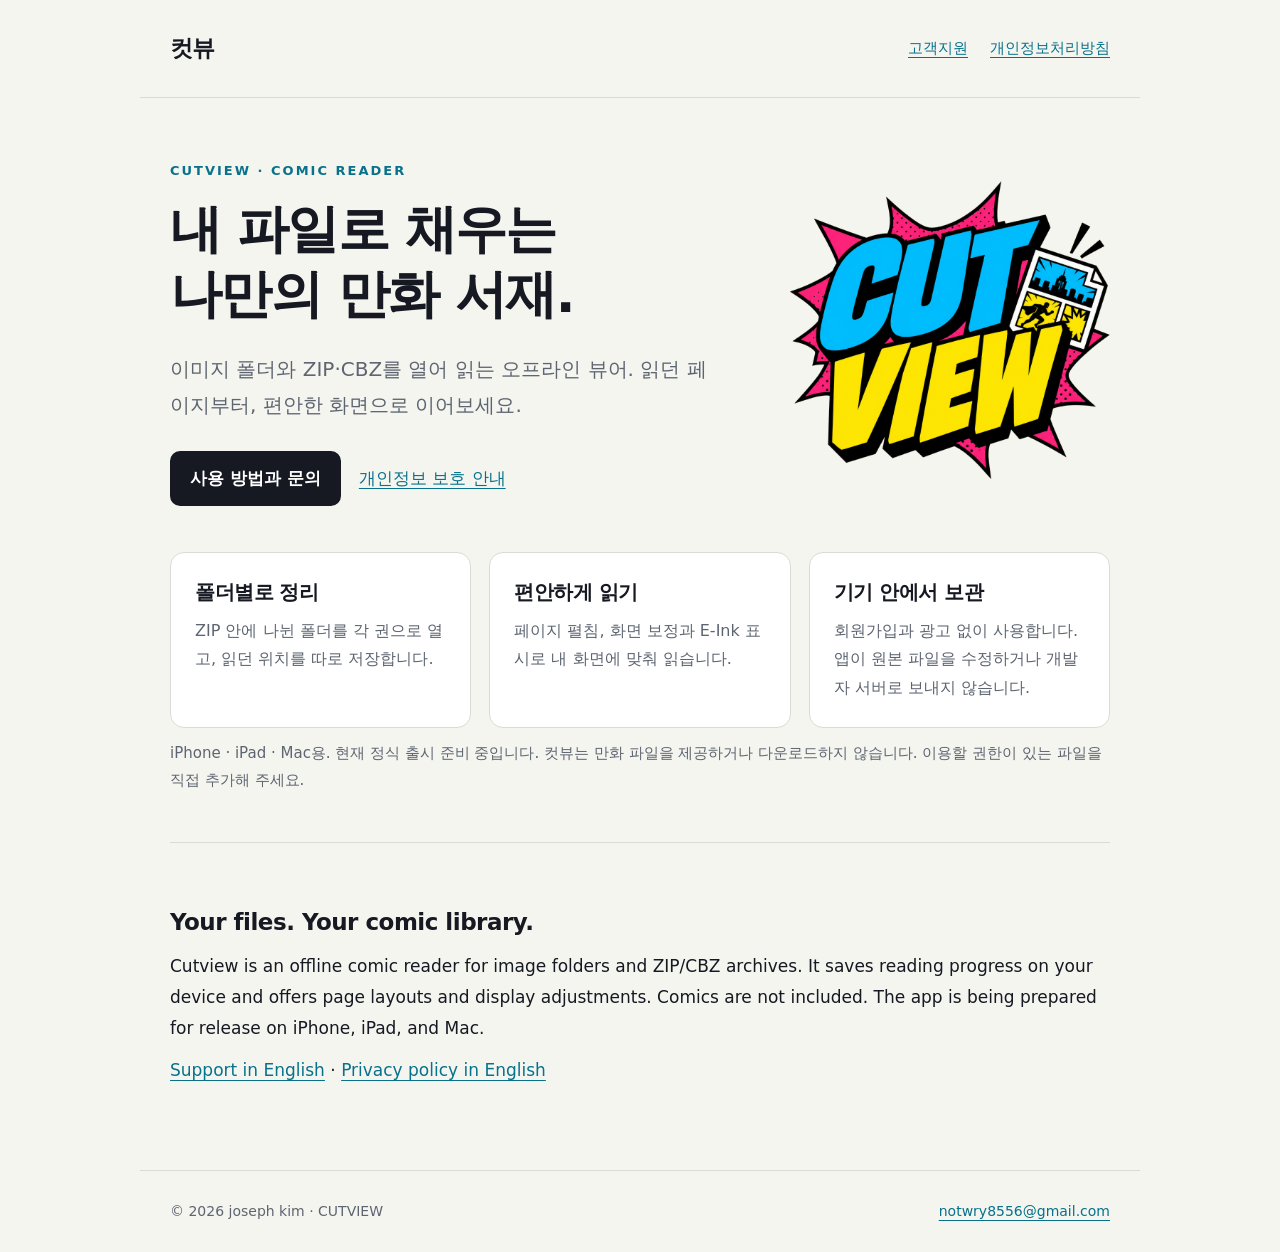
<file: index.html>
<!doctype html>
<html lang="ko"><head><meta charset="utf-8"><meta name="viewport" content="width=device-width,initial-scale=1"><meta name="description" content="컷뷰 - 만화책 뷰어. 내 이미지 폴더와 ZIP·CBZ를 여는 오프라인 만화 서재. 공식 지원 및 개인정보처리방침."><title>컷뷰 - 만화책 뷰어</title><link rel="icon" href="assets/cutview-logo.png"><link rel="stylesheet" href="style.css"></head><body>
<header><a href="./" aria-label="컷뷰 홈">컷뷰</a><nav aria-label="주요 메뉴"><a href="support/">고객지원</a><a href="privacy/">개인정보처리방침</a></nav></header>
<main><section class="hero"><div><span class="eyebrow">CUTVIEW · COMIC READER</span><h1>내 파일로 채우는<br>나만의 만화 서재.</h1><p class="lead">이미지 폴더와 ZIP·CBZ를 열어 읽는 오프라인 뷰어. 읽던 페이지부터, 편안한 화면으로 이어보세요.</p><div class="actions"><a class="button" href="support/">사용 방법과 문의</a><a href="privacy/">개인정보 보호 안내</a></div></div><img class="logo" src="assets/cutview-logo.png" width="911" height="842" alt="파랑·노랑 글자의 CUT VIEW 로고"></section>
<section class="cards" aria-label="주요 기능"><article class="card"><h2>폴더별로 정리</h2><p>ZIP 안에 나뉜 폴더를 각 권으로 열고, 읽던 위치를 따로 저장합니다.</p></article><article class="card"><h2>편안하게 읽기</h2><p>페이지 펼침, 화면 보정과 E-Ink 표시로 내 화면에 맞춰 읽습니다.</p></article><article class="card"><h2>기기 안에서 보관</h2><p>회원가입과 광고 없이 사용합니다. 앱이 원본 파일을 수정하거나 개발자 서버로 보내지 않습니다.</p></article></section>
<p class="muted">iPhone · iPad · Mac용. 현재 정식 출시 준비 중입니다. 컷뷰는 만화 파일을 제공하거나 다운로드하지 않습니다. 이용할 권한이 있는 파일을 직접 추가해 주세요.</p>
<section class="lang" lang="en"><h2>Your files. Your comic library.</h2><p>Cutview is an offline comic reader for image folders and ZIP/CBZ archives. It saves reading progress on your device and offers page layouts and display adjustments. Comics are not included. The app is being prepared for release on iPhone, iPad, and Mac.</p><p><a href="support/#english">Support in English</a> · <a href="privacy/#english">Privacy policy in English</a></p></section></main>
<footer><p>© 2026 joseph kim · CUTVIEW</p><p><a href="mailto:notwry8556@gmail.com">notwry8556@gmail.com</a></p></footer></body></html>
</file>
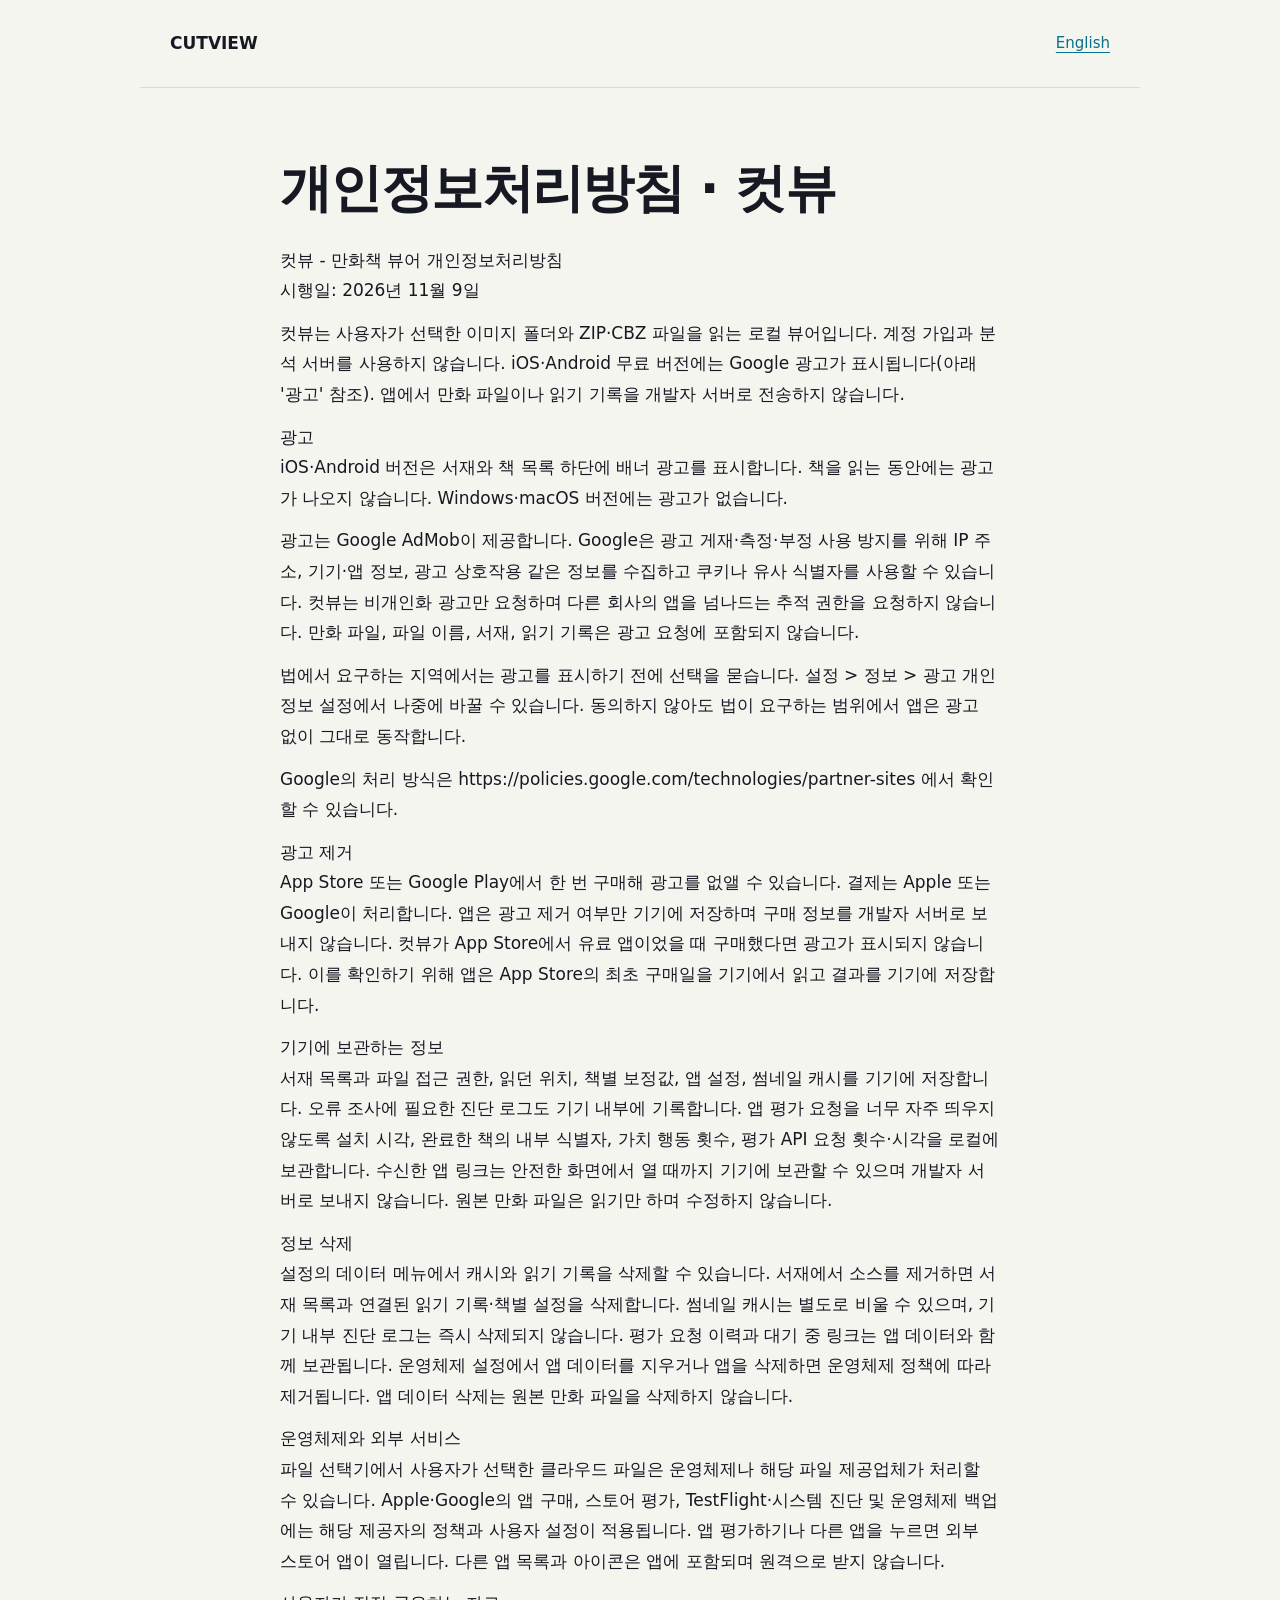
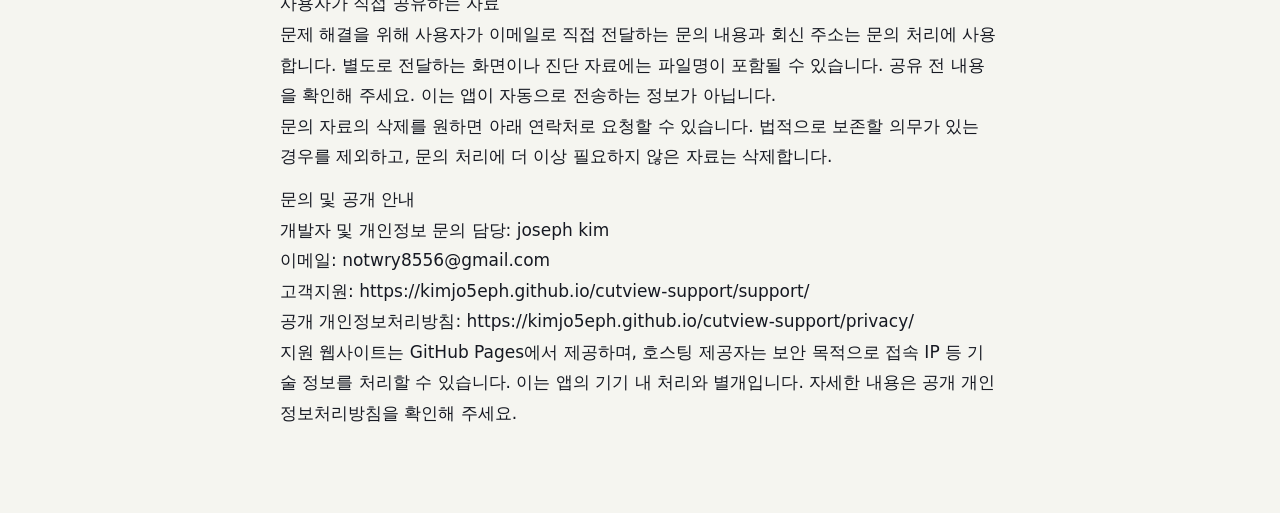
<file: privacy/index.html>
<!doctype html>
<html lang="ko"><head><meta charset="utf-8"><meta name="viewport" content="width=device-width,initial-scale=1"><title>개인정보처리방침 · 컷뷰</title><link rel="stylesheet" href="../style.css"></head><body><header><strong>CUTVIEW</strong><nav><a href="en/">English</a></nav></header><main class="prose"><h1>개인정보처리방침 · 컷뷰</h1><p>컷뷰 - 만화책 뷰어 개인정보처리방침<br>시행일: 2026년 11월 9일</p><p>컷뷰는 사용자가 선택한 이미지 폴더와 ZIP·CBZ 파일을 읽는 로컬 뷰어입니다. 계정 가입과 분석 서버를 사용하지 않습니다. iOS·Android 무료 버전에는 Google 광고가 표시됩니다(아래 '광고' 참조). 앱에서 만화 파일이나 읽기 기록을 개발자 서버로 전송하지 않습니다.</p><p>광고<br>iOS·Android 버전은 서재와 책 목록 하단에 배너 광고를 표시합니다. 책을 읽는 동안에는 광고가 나오지 않습니다. Windows·macOS 버전에는 광고가 없습니다.</p><p>광고는 Google AdMob이 제공합니다. Google은 광고 게재·측정·부정 사용 방지를 위해 IP 주소, 기기·앱 정보, 광고 상호작용 같은 정보를 수집하고 쿠키나 유사 식별자를 사용할 수 있습니다. 컷뷰는 비개인화 광고만 요청하며 다른 회사의 앱을 넘나드는 추적 권한을 요청하지 않습니다. 만화 파일, 파일 이름, 서재, 읽기 기록은 광고 요청에 포함되지 않습니다.</p><p>법에서 요구하는 지역에서는 광고를 표시하기 전에 선택을 묻습니다. 설정 &gt; 정보 &gt; 광고 개인정보 설정에서 나중에 바꿀 수 있습니다. 동의하지 않아도 법이 요구하는 범위에서 앱은 광고 없이 그대로 동작합니다.</p><p>Google의 처리 방식은 https://policies.google.com/technologies/partner-sites 에서 확인할 수 있습니다.</p><p>광고 제거<br>App Store 또는 Google Play에서 한 번 구매해 광고를 없앨 수 있습니다. 결제는 Apple 또는 Google이 처리합니다. 앱은 광고 제거 여부만 기기에 저장하며 구매 정보를 개발자 서버로 보내지 않습니다. 컷뷰가 App Store에서 유료 앱이었을 때 구매했다면 광고가 표시되지 않습니다. 이를 확인하기 위해 앱은 App Store의 최초 구매일을 기기에서 읽고 결과를 기기에 저장합니다.</p><p>기기에 보관하는 정보<br>서재 목록과 파일 접근 권한, 읽던 위치, 책별 보정값, 앱 설정, 썸네일 캐시를 기기에 저장합니다. 오류 조사에 필요한 진단 로그도 기기 내부에 기록합니다. 앱 평가 요청을 너무 자주 띄우지 않도록 설치 시각, 완료한 책의 내부 식별자, 가치 행동 횟수, 평가 API 요청 횟수·시각을 로컬에 보관합니다. 수신한 앱 링크는 안전한 화면에서 열 때까지 기기에 보관할 수 있으며 개발자 서버로 보내지 않습니다. 원본 만화 파일은 읽기만 하며 수정하지 않습니다.</p><p>정보 삭제<br>설정의 데이터 메뉴에서 캐시와 읽기 기록을 삭제할 수 있습니다. 서재에서 소스를 제거하면 서재 목록과 연결된 읽기 기록·책별 설정을 삭제합니다. 썸네일 캐시는 별도로 비울 수 있으며, 기기 내부 진단 로그는 즉시 삭제되지 않습니다. 평가 요청 이력과 대기 중 링크는 앱 데이터와 함께 보관됩니다. 운영체제 설정에서 앱 데이터를 지우거나 앱을 삭제하면 운영체제 정책에 따라 제거됩니다. 앱 데이터 삭제는 원본 만화 파일을 삭제하지 않습니다.</p><p>운영체제와 외부 서비스<br>파일 선택기에서 사용자가 선택한 클라우드 파일은 운영체제나 해당 파일 제공업체가 처리할 수 있습니다. Apple·Google의 앱 구매, 스토어 평가, TestFlight·시스템 진단 및 운영체제 백업에는 해당 제공자의 정책과 사용자 설정이 적용됩니다. 앱 평가하기나 다른 앱을 누르면 외부 스토어 앱이 열립니다. 다른 앱 목록과 아이콘은 앱에 포함되며 원격으로 받지 않습니다.</p><p>사용자가 직접 공유하는 자료<br>문제 해결을 위해 사용자가 이메일로 직접 전달하는 문의 내용과 회신 주소는 문의 처리에 사용합니다. 별도로 전달하는 화면이나 진단 자료에는 파일명이 포함될 수 있습니다. 공유 전 내용을 확인해 주세요. 이는 앱이 자동으로 전송하는 정보가 아닙니다.<br>문의 자료의 삭제를 원하면 아래 연락처로 요청할 수 있습니다. 법적으로 보존할 의무가 있는 경우를 제외하고, 문의 처리에 더 이상 필요하지 않은 자료는 삭제합니다.</p><p>문의 및 공개 안내<br>개발자 및 개인정보 문의 담당: joseph kim<br>이메일: notwry8556@gmail.com<br>고객지원: https://kimjo5eph.github.io/cutview-support/support/<br>공개 개인정보처리방침: https://kimjo5eph.github.io/cutview-support/privacy/<br>지원 웹사이트는 GitHub Pages에서 제공하며, 호스팅 제공자는 보안 목적으로 접속 IP 등 기술 정보를 처리할 수 있습니다. 이는 앱의 기기 내 처리와 별개입니다. 자세한 내용은 공개 개인정보처리방침을 확인해 주세요.<br></p></main></body></html>
</file>
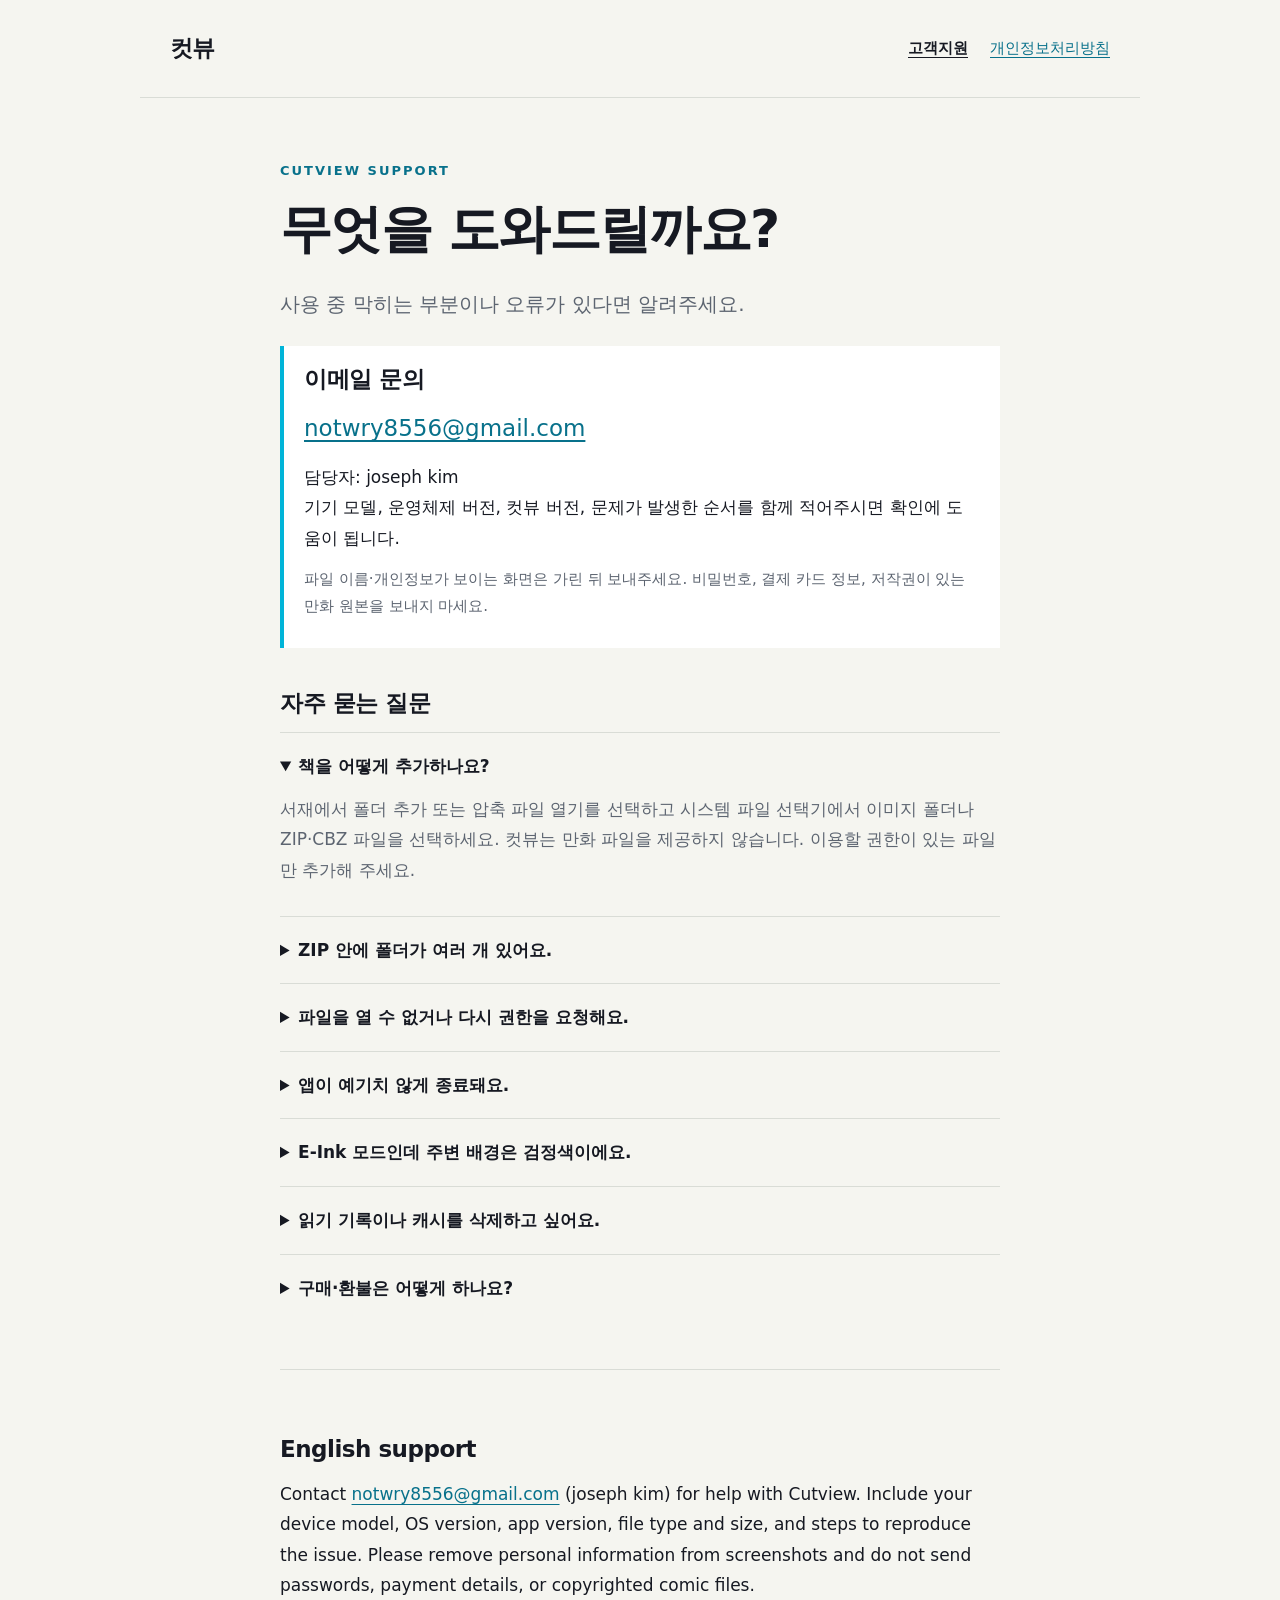
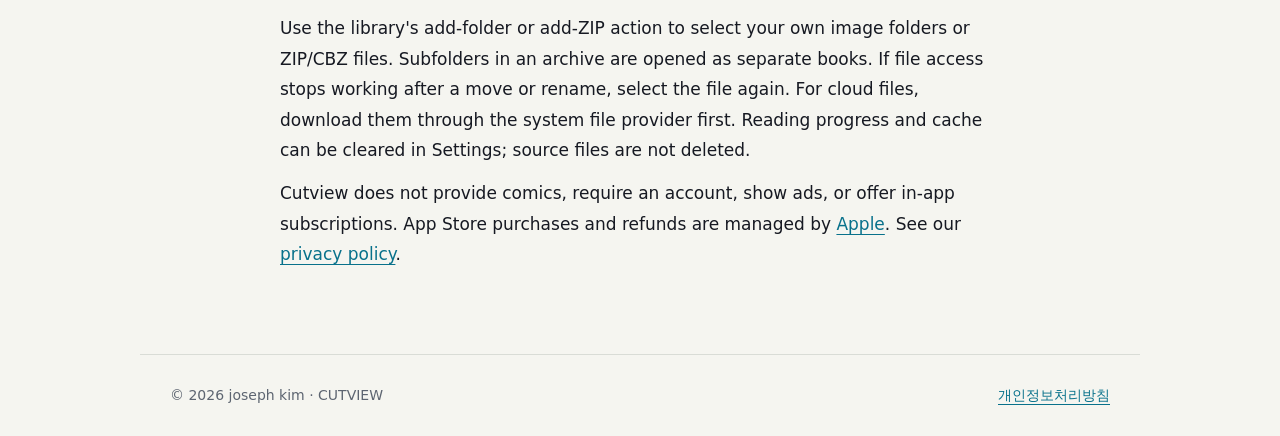
<file: support/index.html>
<!doctype html>
<html lang="ko"><head><meta charset="utf-8"><meta name="viewport" content="width=device-width,initial-scale=1"><meta name="description" content="컷뷰 - 만화책 뷰어 고객지원. 파일 추가, ZIP 폴더, 읽기 기록과 오류 문의 안내."><title>고객지원 · 컷뷰</title><link rel="icon" href="../assets/cutview-logo.png"><link rel="stylesheet" href="../style.css"></head><body>
<header><a href="../" aria-label="컷뷰 홈">컷뷰</a><nav aria-label="주요 메뉴"><a href="./" aria-current="page">고객지원</a><a href="../privacy/">개인정보처리방침</a></nav></header>
<main class="prose"><span class="eyebrow">CUTVIEW SUPPORT</span><h1>무엇을 도와드릴까요?</h1><p class="lead">사용 중 막히는 부분이나 오류가 있다면 알려주세요.</p><section class="notice"><h2 style="margin-top:0">이메일 문의</h2><a class="email" href="mailto:notwry8556@gmail.com?subject=%5B%EC%BB%B7%EB%B7%B0%5D%20%EB%AC%B8%EC%9D%98">notwry8556@gmail.com</a><p>담당자: joseph kim<br>기기 모델, 운영체제 버전, 컷뷰 버전, 문제가 발생한 순서를 함께 적어주시면 확인에 도움이 됩니다.</p><p class="muted">파일 이름·개인정보가 보이는 화면은 가린 뒤 보내주세요. 비밀번호, 결제 카드 정보, 저작권이 있는 만화 원본을 보내지 마세요.</p></section>
<h2>자주 묻는 질문</h2>
<details open><summary>책을 어떻게 추가하나요?</summary><p>서재에서 폴더 추가 또는 압축 파일 열기를 선택하고 시스템 파일 선택기에서 이미지 폴더나 ZIP·CBZ 파일을 선택하세요. 컷뷰는 만화 파일을 제공하지 않습니다. 이용할 권한이 있는 파일만 추가해 주세요.</p></details>
<details><summary>ZIP 안에 폴더가 여러 개 있어요.</summary><p>이미지가 담긴 하위 폴더를 각각 별도의 책처럼 열 수 있습니다. 각 책의 읽던 위치가 따로 저장됩니다.</p></details>
<details><summary>파일을 열 수 없거나 다시 권한을 요청해요.</summary><p>원본 파일을 옮기거나 이름을 바꾸면 기존 접근 권한을 사용할 수 없을 수 있습니다. 파일이 있는지 확인하고 다시 선택해 주세요. 클라우드 파일은 파일 앱이나 Finder에서 먼저 다운로드한 뒤 다시 열어보세요.</p></details>
<details><summary>앱이 예기치 않게 종료돼요.</summary><p>앱을 다시 실행하고 다른 작은 이미지 폴더 또는 ZIP으로도 같은 문제가 생기는지 확인해 주세요. 반복되면 기기·OS·앱 버전, 파일 형식과 크기, 종료 직전에 한 동작을 이메일로 알려주세요. 진단 자료를 전달할 때에는 파일명이나 개인 정보가 포함되었는지 먼저 확인해 주세요.</p></details>
<details><summary>E-Ink 모드인데 주변 배경은 검정색이에요.</summary><p>E-Ink 보정은 페이지 내용에 적용합니다. 독서 화면의 주변 배경은 검정색으로 유지되는 것이 정상입니다.</p></details>
<details><summary>읽기 기록이나 캐시를 삭제하고 싶어요.</summary><p>설정의 데이터 메뉴에서 읽기 기록이나 캐시를 삭제할 수 있습니다. 서재에서 소스를 제거해도 원본 만화 파일은 삭제되지 않습니다. 내부 진단 로그는 해당 작업으로 즉시 삭제되지 않습니다.</p></details>
<details><summary>구매·환불은 어떻게 하나요?</summary><p>App Store 구매 내역과 환불 요청은 Apple에서 관리합니다. <a href="https://reportaproblem.apple.com/">Apple 문제 신고 페이지</a>에서 구매 항목을 확인해 주세요. 컷뷰에는 별도 계정이나 인앱 구독이 없습니다.</p></details>
<section id="english" class="lang" lang="en"><h2>English support</h2><p>Contact <a href="mailto:notwry8556@gmail.com">notwry8556@gmail.com</a> (joseph kim) for help with Cutview. Include your device model, OS version, app version, file type and size, and steps to reproduce the issue. Please remove personal information from screenshots and do not send passwords, payment details, or copyrighted comic files.</p><p>Use the library's add-folder or add-ZIP action to select your own image folders or ZIP/CBZ files. Subfolders in an archive are opened as separate books. If file access stops working after a move or rename, select the file again. For cloud files, download them through the system file provider first. Reading progress and cache can be cleared in Settings; source files are not deleted.</p><p>Cutview does not provide comics, require an account, show ads, or offer in-app subscriptions. App Store purchases and refunds are managed by <a href="https://reportaproblem.apple.com/">Apple</a>. See our <a href="../privacy/#english">privacy policy</a>.</p></section></main>
<footer><p>© 2026 joseph kim · CUTVIEW</p><p><a href="../privacy/">개인정보처리방침</a></p></footer></body></html>
</file>
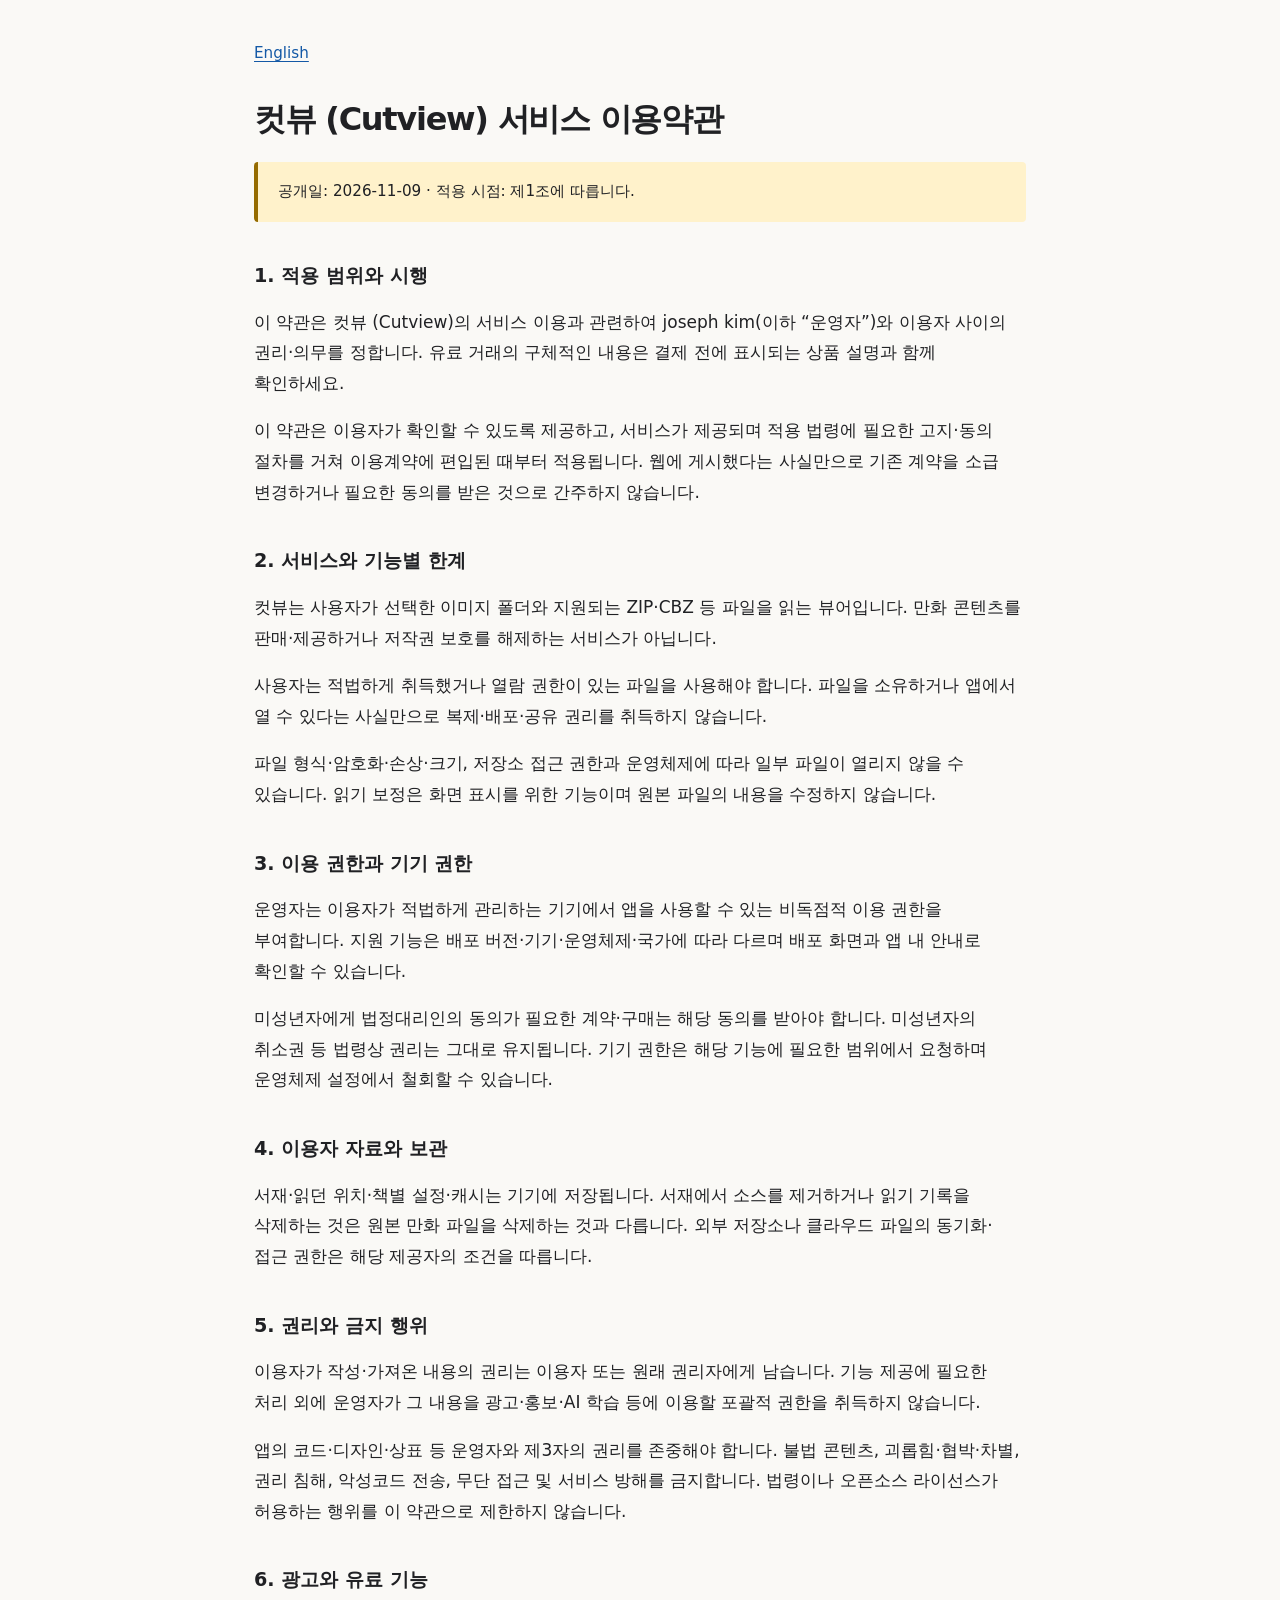
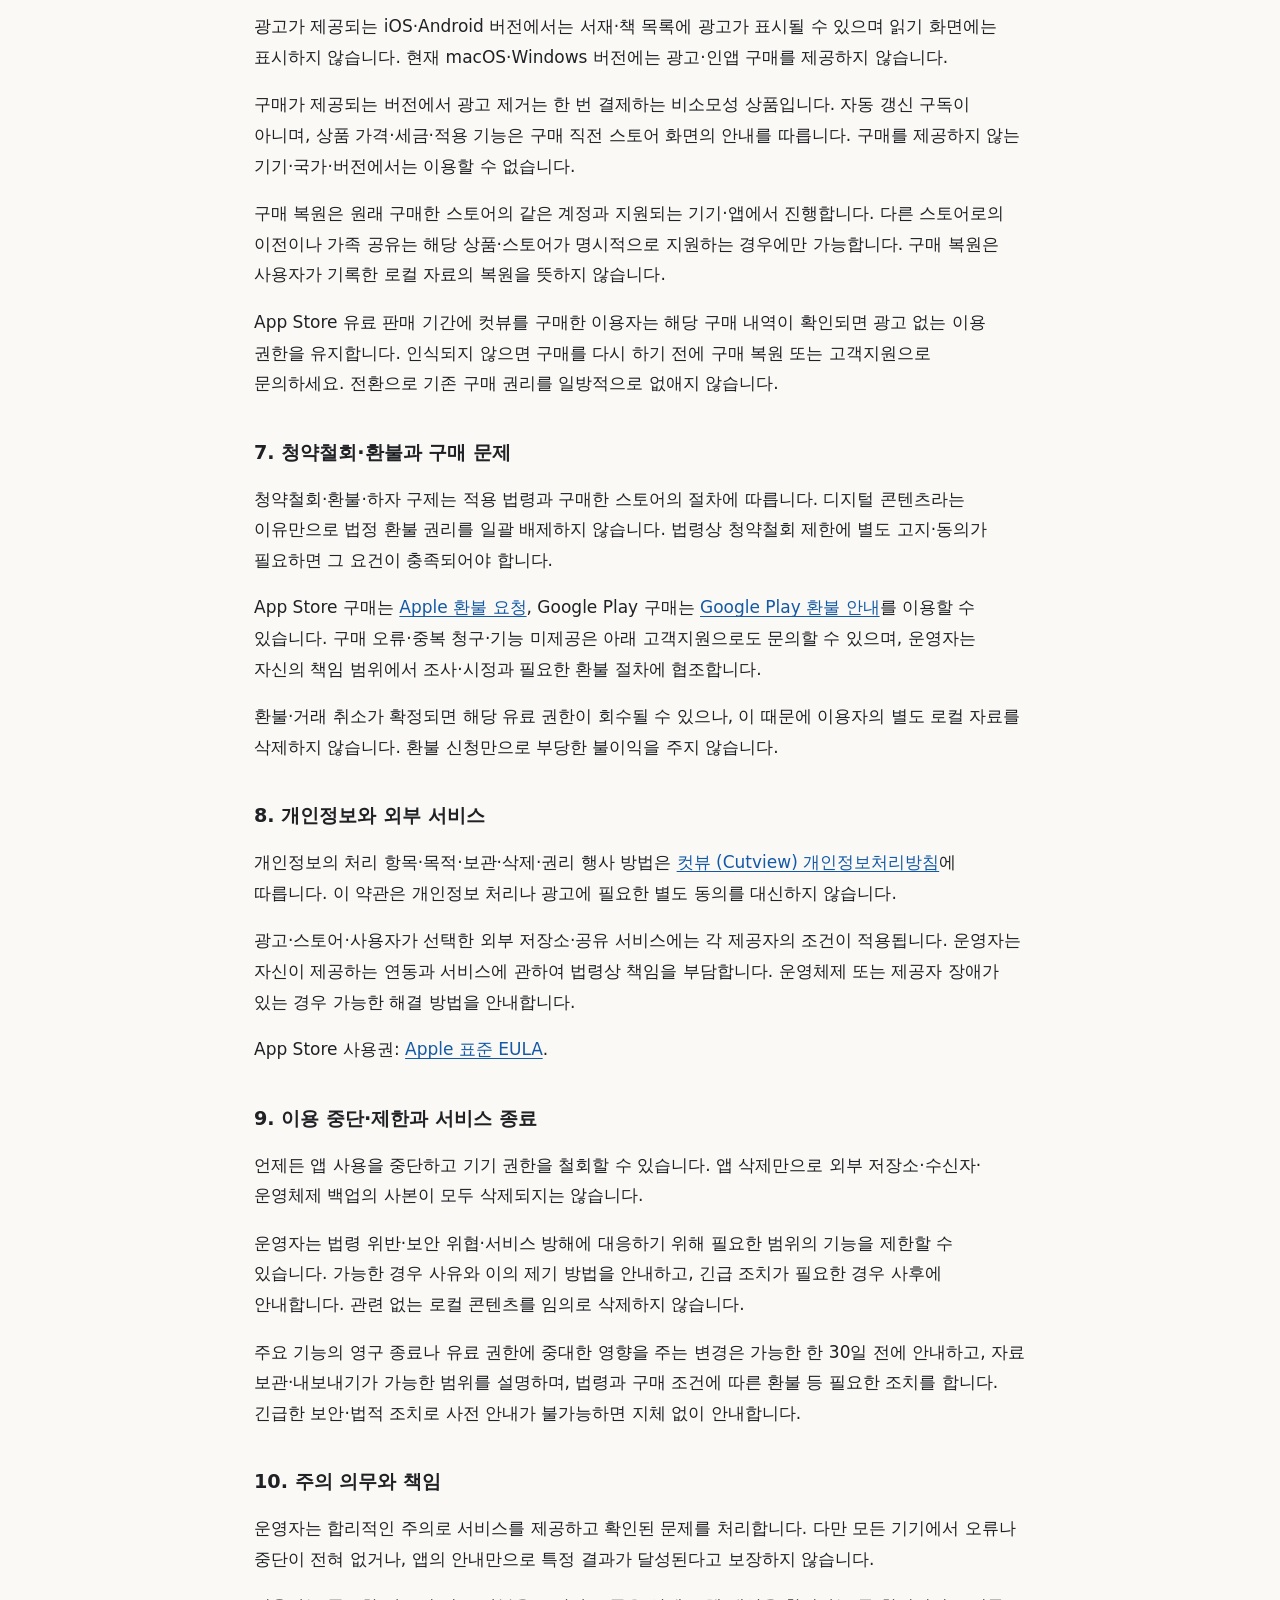
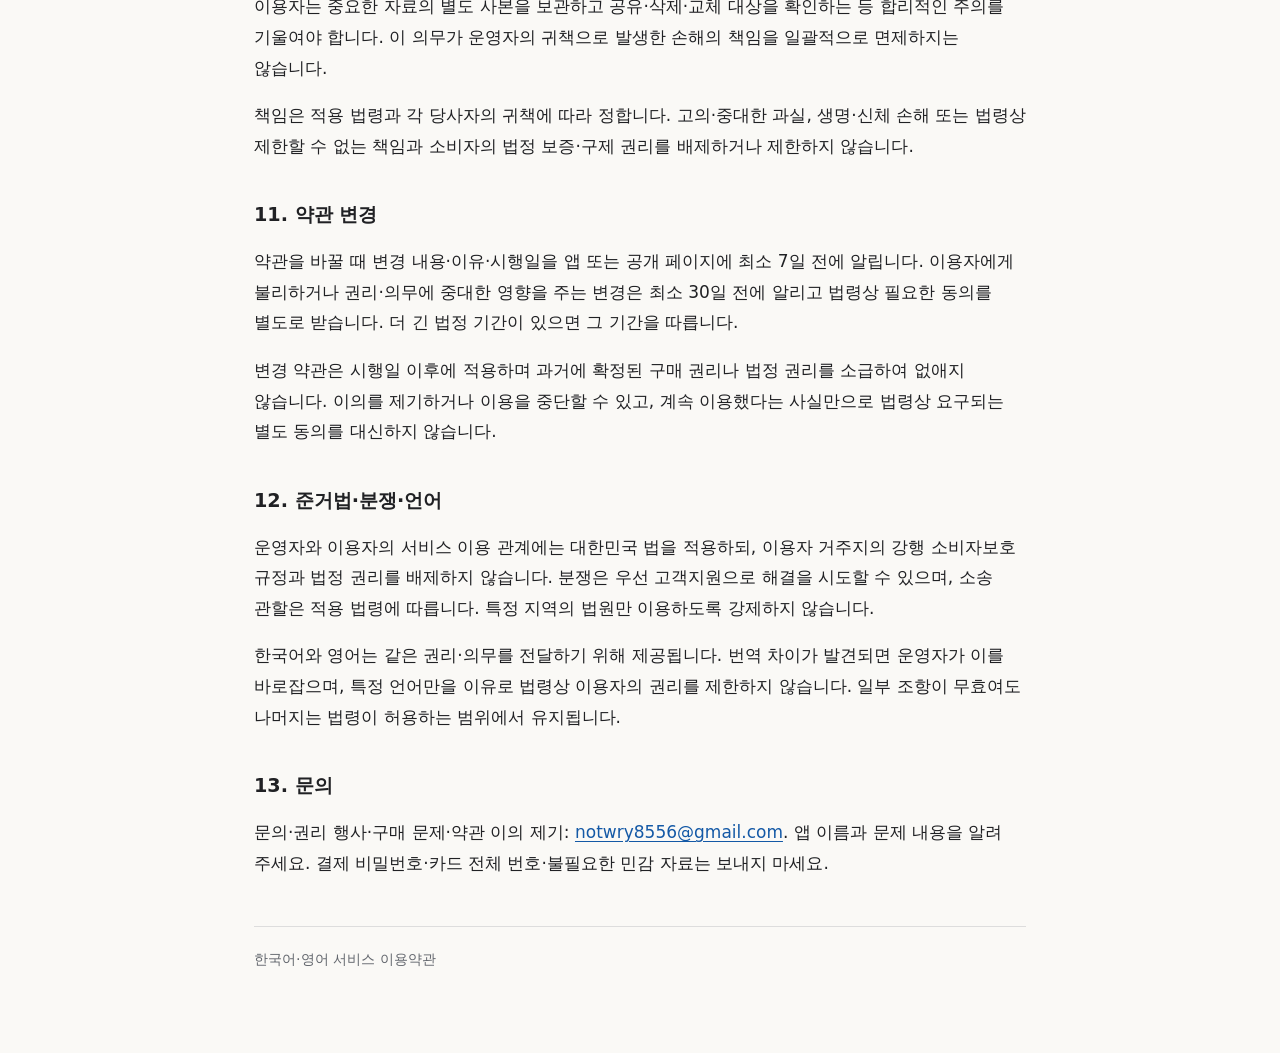
<file: terms/index.html>
<!doctype html>
<!-- Generated from 만화책뷰어/store/terms.md by .app-lifecycle/bin/render-service-terms -->
<html lang="ko"><head><meta charset="utf-8"><meta name="viewport" content="width=device-width, initial-scale=1"><link rel="canonical" href="https://kimjo5eph.github.io/cutview-support/terms/"><title>컷뷰 (Cutview) 서비스 이용약관</title><style>*{box-sizing:border-box}html{color-scheme:light dark}body{margin:0;background:#faf9f6;color:#202124;font:17px/1.8 system-ui,-apple-system,BlinkMacSystemFont,"Segoe UI",sans-serif}main{max-width:820px;margin:auto;padding:40px 24px 80px}h1{font-size:2rem;line-height:1.3;letter-spacing:-.04em}h2{font-size:1.2rem;margin-top:2.5rem;line-height:1.45}a{color:#1459a6;text-underline-offset:3px;overflow-wrap:anywhere}p{word-break:keep-all;overflow-wrap:anywhere}nav{font-size:.95rem;margin-bottom:32px}aside{padding:16px 20px;background:#fff2cb;border-left:4px solid #956b00;border-radius:4px;font-size:.95rem}.meta{color:#62666d;font-size:.9rem}footer{margin-top:48px;border-top:1px solid #ddd;padding-top:20px}@media(prefers-color-scheme:dark){body{background:#17191c;color:#e8eaed}a{color:#9cc8ff}.meta{color:#aab0b8}aside{background:#342d18;color:#f8e5b4}footer{border-color:#45484d}}@media(max-width:480px){main{padding:24px 18px 56px}h1{font-size:1.75rem}}@media print{body{background:white;color:black}nav{display:none}main{max-width:none;padding:0}h2{break-after:avoid}a{color:inherit}aside{border:1px solid #888;background:none}}</style></head>
<body><main><nav aria-label="Language"><a href="en/index.html" lang="en" hreflang="en">English</a></nav>
<h1>컷뷰 (Cutview) 서비스 이용약관</h1>
<aside>공개일: 2026-11-09 · 적용 시점: 제1조에 따릅니다.</aside>
<h2>1. 적용 범위와 시행</h2>
<p>이 약관은 컷뷰 (Cutview)의 서비스 이용과 관련하여 joseph kim(이하 “운영자”)와 이용자 사이의 권리·의무를 정합니다. 유료 거래의 구체적인 내용은 결제 전에 표시되는 상품 설명과 함께 확인하세요.</p>
<p>이 약관은 이용자가 확인할 수 있도록 제공하고, 서비스가 제공되며 적용 법령에 필요한 고지·동의 절차를 거쳐 이용계약에 편입된 때부터 적용됩니다. 웹에 게시했다는 사실만으로 기존 계약을 소급 변경하거나 필요한 동의를 받은 것으로 간주하지 않습니다.</p>
<h2>2. 서비스와 기능별 한계</h2>
<p>컷뷰는 사용자가 선택한 이미지 폴더와 지원되는 ZIP·CBZ 등 파일을 읽는 뷰어입니다. 만화 콘텐츠를 판매·제공하거나 저작권 보호를 해제하는 서비스가 아닙니다.</p>
<p>사용자는 적법하게 취득했거나 열람 권한이 있는 파일을 사용해야 합니다. 파일을 소유하거나 앱에서 열 수 있다는 사실만으로 복제·배포·공유 권리를 취득하지 않습니다.</p>
<p>파일 형식·암호화·손상·크기, 저장소 접근 권한과 운영체제에 따라 일부 파일이 열리지 않을 수 있습니다. 읽기 보정은 화면 표시를 위한 기능이며 원본 파일의 내용을 수정하지 않습니다.</p>
<h2>3. 이용 권한과 기기 권한</h2>
<p>운영자는 이용자가 적법하게 관리하는 기기에서 앱을 사용할 수 있는 비독점적 이용 권한을 부여합니다. 지원 기능은 배포 버전·기기·운영체제·국가에 따라 다르며 배포 화면과 앱 내 안내로 확인할 수 있습니다.</p>
<p>미성년자에게 법정대리인의 동의가 필요한 계약·구매는 해당 동의를 받아야 합니다. 미성년자의 취소권 등 법령상 권리는 그대로 유지됩니다. 기기 권한은 해당 기능에 필요한 범위에서 요청하며 운영체제 설정에서 철회할 수 있습니다.</p>
<h2>4. 이용자 자료와 보관</h2>
<p>서재·읽던 위치·책별 설정·캐시는 기기에 저장됩니다. 서재에서 소스를 제거하거나 읽기 기록을 삭제하는 것은 원본 만화 파일을 삭제하는 것과 다릅니다. 외부 저장소나 클라우드 파일의 동기화·접근 권한은 해당 제공자의 조건을 따릅니다.</p>
<h2>5. 권리와 금지 행위</h2>
<p>이용자가 작성·가져온 내용의 권리는 이용자 또는 원래 권리자에게 남습니다. 기능 제공에 필요한 처리 외에 운영자가 그 내용을 광고·홍보·AI 학습 등에 이용할 포괄적 권한을 취득하지 않습니다.</p>
<p>앱의 코드·디자인·상표 등 운영자와 제3자의 권리를 존중해야 합니다. 불법 콘텐츠, 괴롭힘·협박·차별, 권리 침해, 악성코드 전송, 무단 접근 및 서비스 방해를 금지합니다. 법령이나 오픈소스 라이선스가 허용하는 행위를 이 약관으로 제한하지 않습니다.</p>
<h2>6. 광고와 유료 기능</h2>
<p>광고가 제공되는 iOS·Android 버전에서는 서재·책 목록에 광고가 표시될 수 있으며 읽기 화면에는 표시하지 않습니다. 현재 macOS·Windows 버전에는 광고·인앱 구매를 제공하지 않습니다.</p>
<p>구매가 제공되는 버전에서 광고 제거는 한 번 결제하는 비소모성 상품입니다. 자동 갱신 구독이 아니며, 상품 가격·세금·적용 기능은 구매 직전 스토어 화면의 안내를 따릅니다. 구매를 제공하지 않는 기기·국가·버전에서는 이용할 수 없습니다.</p>
<p>구매 복원은 원래 구매한 스토어의 같은 계정과 지원되는 기기·앱에서 진행합니다. 다른 스토어로의 이전이나 가족 공유는 해당 상품·스토어가 명시적으로 지원하는 경우에만 가능합니다. 구매 복원은 사용자가 기록한 로컬 자료의 복원을 뜻하지 않습니다.</p>
<p>App Store 유료 판매 기간에 컷뷰를 구매한 이용자는 해당 구매 내역이 확인되면 광고 없는 이용 권한을 유지합니다. 인식되지 않으면 구매를 다시 하기 전에 구매 복원 또는 고객지원으로 문의하세요. 전환으로 기존 구매 권리를 일방적으로 없애지 않습니다.</p>
<h2>7. 청약철회·환불과 구매 문제</h2>
<p>청약철회·환불·하자 구제는 적용 법령과 구매한 스토어의 절차에 따릅니다. 디지털 콘텐츠라는 이유만으로 법정 환불 권리를 일괄 배제하지 않습니다. 법령상 청약철회 제한에 별도 고지·동의가 필요하면 그 요건이 충족되어야 합니다.</p>
<p>App Store 구매는 <a href="https://reportaproblem.apple.com/">Apple 환불 요청</a>, Google Play 구매는 <a href="https://support.google.com/googleplay/answer/2479637?hl=ko">Google Play 환불 안내</a>를 이용할 수 있습니다. 구매 오류·중복 청구·기능 미제공은 아래 고객지원으로도 문의할 수 있으며, 운영자는 자신의 책임 범위에서 조사·시정과 필요한 환불 절차에 협조합니다.</p>
<p>환불·거래 취소가 확정되면 해당 유료 권한이 회수될 수 있으나, 이 때문에 이용자의 별도 로컬 자료를 삭제하지 않습니다. 환불 신청만으로 부당한 불이익을 주지 않습니다.</p>
<h2>8. 개인정보와 외부 서비스</h2>
<p>개인정보의 처리 항목·목적·보관·삭제·권리 행사 방법은 <a href="https://kimjo5eph.github.io/cutview-support/privacy/">컷뷰 (Cutview) 개인정보처리방침</a>에 따릅니다. 이 약관은 개인정보 처리나 광고에 필요한 별도 동의를 대신하지 않습니다.</p>
<p>광고·스토어·사용자가 선택한 외부 저장소·공유 서비스에는 각 제공자의 조건이 적용됩니다. 운영자는 자신이 제공하는 연동과 서비스에 관하여 법령상 책임을 부담합니다. 운영체제 또는 제공자 장애가 있는 경우 가능한 해결 방법을 안내합니다.</p>
<p>App Store 사용권: <a href="https://www.apple.com/legal/internet-services/itunes/dev/stdeula/">Apple 표준 EULA</a>.</p>
<h2>9. 이용 중단·제한과 서비스 종료</h2>
<p>언제든 앱 사용을 중단하고 기기 권한을 철회할 수 있습니다. 앱 삭제만으로 외부 저장소·수신자·운영체제 백업의 사본이 모두 삭제되지는 않습니다.</p>
<p>운영자는 법령 위반·보안 위협·서비스 방해에 대응하기 위해 필요한 범위의 기능을 제한할 수 있습니다. 가능한 경우 사유와 이의 제기 방법을 안내하고, 긴급 조치가 필요한 경우 사후에 안내합니다. 관련 없는 로컬 콘텐츠를 임의로 삭제하지 않습니다.</p>
<p>주요 기능의 영구 종료나 유료 권한에 중대한 영향을 주는 변경은 가능한 한 30일 전에 안내하고, 자료 보관·내보내기가 가능한 범위를 설명하며, 법령과 구매 조건에 따른 환불 등 필요한 조치를 합니다. 긴급한 보안·법적 조치로 사전 안내가 불가능하면 지체 없이 안내합니다.</p>
<h2>10. 주의 의무와 책임</h2>
<p>운영자는 합리적인 주의로 서비스를 제공하고 확인된 문제를 처리합니다. 다만 모든 기기에서 오류나 중단이 전혀 없거나, 앱의 안내만으로 특정 결과가 달성된다고 보장하지 않습니다.</p>
<p>이용자는 중요한 자료의 별도 사본을 보관하고 공유·삭제·교체 대상을 확인하는 등 합리적인 주의를 기울여야 합니다. 이 의무가 운영자의 귀책으로 발생한 손해의 책임을 일괄적으로 면제하지는 않습니다.</p>
<p>책임은 적용 법령과 각 당사자의 귀책에 따라 정합니다. 고의·중대한 과실, 생명·신체 손해 또는 법령상 제한할 수 없는 책임과 소비자의 법정 보증·구제 권리를 배제하거나 제한하지 않습니다.</p>
<h2>11. 약관 변경</h2>
<p>약관을 바꿀 때 변경 내용·이유·시행일을 앱 또는 공개 페이지에 최소 7일 전에 알립니다. 이용자에게 불리하거나 권리·의무에 중대한 영향을 주는 변경은 최소 30일 전에 알리고 법령상 필요한 동의를 별도로 받습니다. 더 긴 법정 기간이 있으면 그 기간을 따릅니다.</p>
<p>변경 약관은 시행일 이후에 적용하며 과거에 확정된 구매 권리나 법정 권리를 소급하여 없애지 않습니다. 이의를 제기하거나 이용을 중단할 수 있고, 계속 이용했다는 사실만으로 법령상 요구되는 별도 동의를 대신하지 않습니다.</p>
<h2>12. 준거법·분쟁·언어</h2>
<p>운영자와 이용자의 서비스 이용 관계에는 대한민국 법을 적용하되, 이용자 거주지의 강행 소비자보호 규정과 법정 권리를 배제하지 않습니다. 분쟁은 우선 고객지원으로 해결을 시도할 수 있으며, 소송 관할은 적용 법령에 따릅니다. 특정 지역의 법원만 이용하도록 강제하지 않습니다.</p>
<p>한국어와 영어는 같은 권리·의무를 전달하기 위해 제공됩니다. 번역 차이가 발견되면 운영자가 이를 바로잡으며, 특정 언어만을 이유로 법령상 이용자의 권리를 제한하지 않습니다. 일부 조항이 무효여도 나머지는 법령이 허용하는 범위에서 유지됩니다.</p>
<h2>13. 문의</h2>
<p>문의·권리 행사·구매 문제·약관 이의 제기: <a href="mailto:notwry8556@gmail.com">notwry8556@gmail.com</a>. 앱 이름과 문제 내용을 알려 주세요. 결제 비밀번호·카드 전체 번호·불필요한 민감 자료는 보내지 마세요.</p>
<footer class="meta">한국어·영어 서비스 이용약관</footer></main></body></html>
</file>
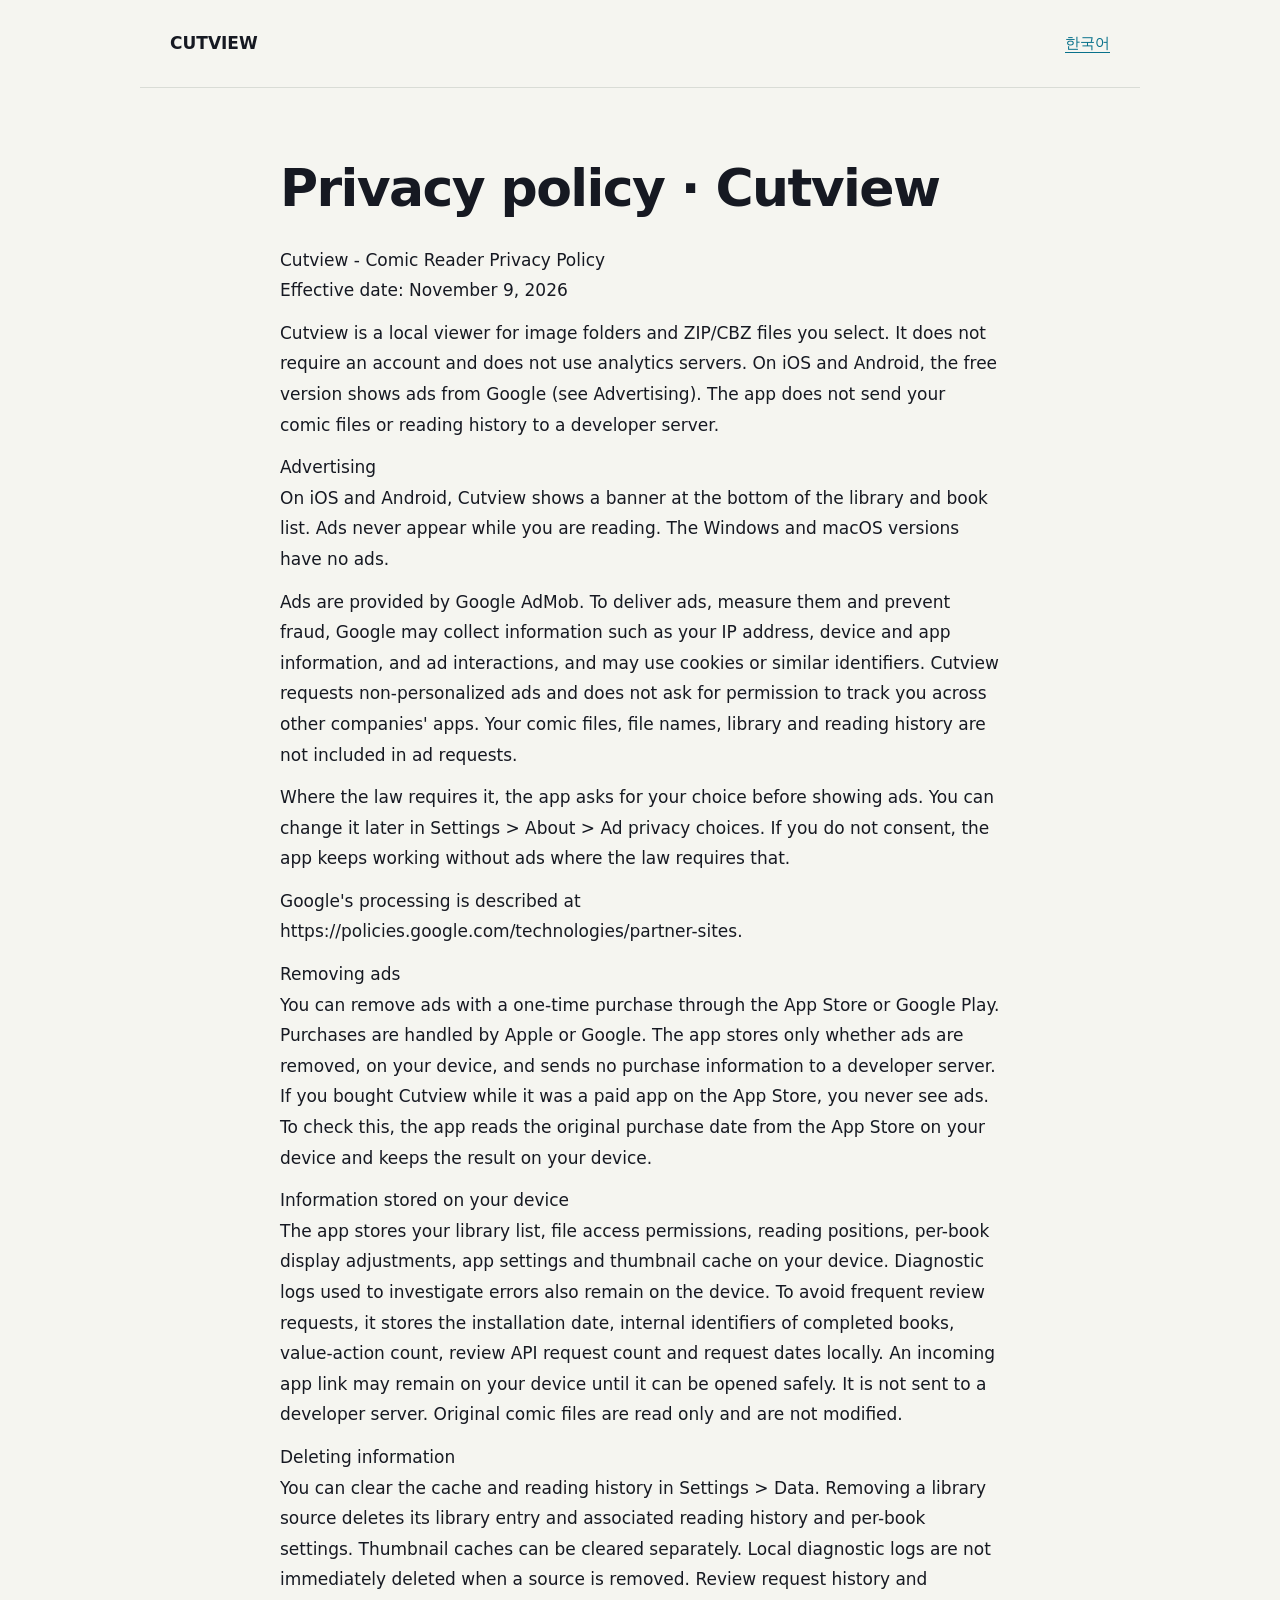
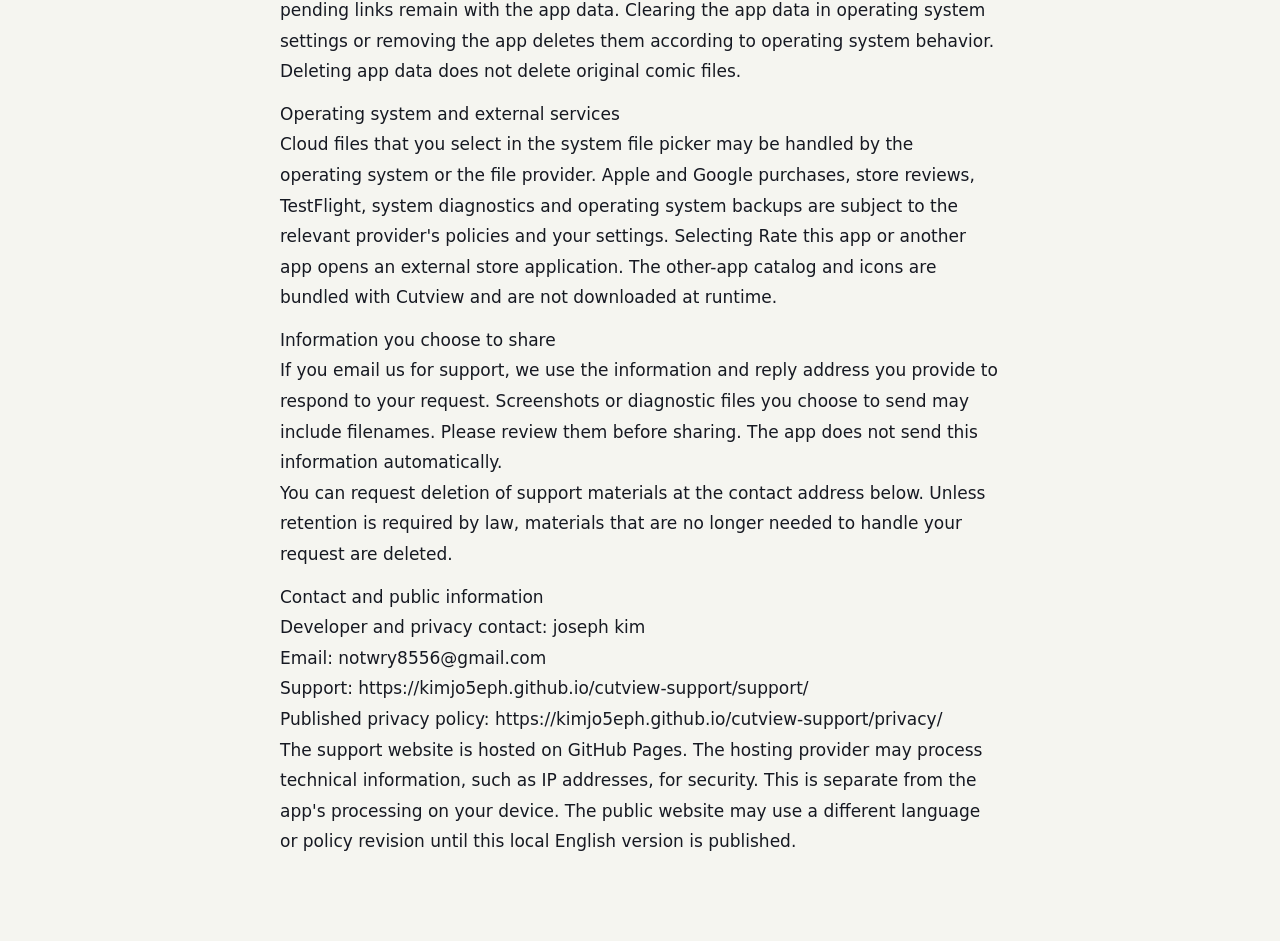
<file: privacy/en/index.html>
<!doctype html>
<html lang="en"><head><meta charset="utf-8"><meta name="viewport" content="width=device-width,initial-scale=1"><title>Privacy policy · Cutview</title><link rel="stylesheet" href="../../style.css"></head><body><header><strong>CUTVIEW</strong><nav><a href="../">한국어</a></nav></header><main class="prose"><h1>Privacy policy · Cutview</h1><p>Cutview - Comic Reader Privacy Policy<br>Effective date: November 9, 2026</p><p>Cutview is a local viewer for image folders and ZIP/CBZ files you select. It does not require an account and does not use analytics servers. On iOS and Android, the free version shows ads from Google (see Advertising). The app does not send your comic files or reading history to a developer server.</p><p>Advertising<br>On iOS and Android, Cutview shows a banner at the bottom of the library and book list. Ads never appear while you are reading. The Windows and macOS versions have no ads.</p><p>Ads are provided by Google AdMob. To deliver ads, measure them and prevent fraud, Google may collect information such as your IP address, device and app information, and ad interactions, and may use cookies or similar identifiers. Cutview requests non-personalized ads and does not ask for permission to track you across other companies' apps. Your comic files, file names, library and reading history are not included in ad requests.</p><p>Where the law requires it, the app asks for your choice before showing ads. You can change it later in Settings &gt; About &gt; Ad privacy choices. If you do not consent, the app keeps working without ads where the law requires that.</p><p>Google's processing is described at https://policies.google.com/technologies/partner-sites.</p><p>Removing ads<br>You can remove ads with a one-time purchase through the App Store or Google Play. Purchases are handled by Apple or Google. The app stores only whether ads are removed, on your device, and sends no purchase information to a developer server. If you bought Cutview while it was a paid app on the App Store, you never see ads. To check this, the app reads the original purchase date from the App Store on your device and keeps the result on your device.</p><p>Information stored on your device<br>The app stores your library list, file access permissions, reading positions, per-book display adjustments, app settings and thumbnail cache on your device. Diagnostic logs used to investigate errors also remain on the device. To avoid frequent review requests, it stores the installation date, internal identifiers of completed books, value-action count, review API request count and request dates locally. An incoming app link may remain on your device until it can be opened safely. It is not sent to a developer server. Original comic files are read only and are not modified.</p><p>Deleting information<br>You can clear the cache and reading history in Settings &gt; Data. Removing a library source deletes its library entry and associated reading history and per-book settings. Thumbnail caches can be cleared separately. Local diagnostic logs are not immediately deleted when a source is removed. Review request history and pending links remain with the app data. Clearing the app data in operating system settings or removing the app deletes them according to operating system behavior. Deleting app data does not delete original comic files.</p><p>Operating system and external services<br>Cloud files that you select in the system file picker may be handled by the operating system or the file provider. Apple and Google purchases, store reviews, TestFlight, system diagnostics and operating system backups are subject to the relevant provider&#x27;s policies and your settings. Selecting Rate this app or another app opens an external store application. The other-app catalog and icons are bundled with Cutview and are not downloaded at runtime.</p><p>Information you choose to share<br>If you email us for support, we use the information and reply address you provide to respond to your request. Screenshots or diagnostic files you choose to send may include filenames. Please review them before sharing. The app does not send this information automatically.<br>You can request deletion of support materials at the contact address below. Unless retention is required by law, materials that are no longer needed to handle your request are deleted.</p><p>Contact and public information<br>Developer and privacy contact: joseph kim<br>Email: notwry8556@gmail.com<br>Support: https://kimjo5eph.github.io/cutview-support/support/<br>Published privacy policy: https://kimjo5eph.github.io/cutview-support/privacy/<br>The support website is hosted on GitHub Pages. The hosting provider may process technical information, such as IP addresses, for security. This is separate from the app&#x27;s processing on your device. The public website may use a different language or policy revision until this local English version is published.<br></p></main></body></html>
</file>
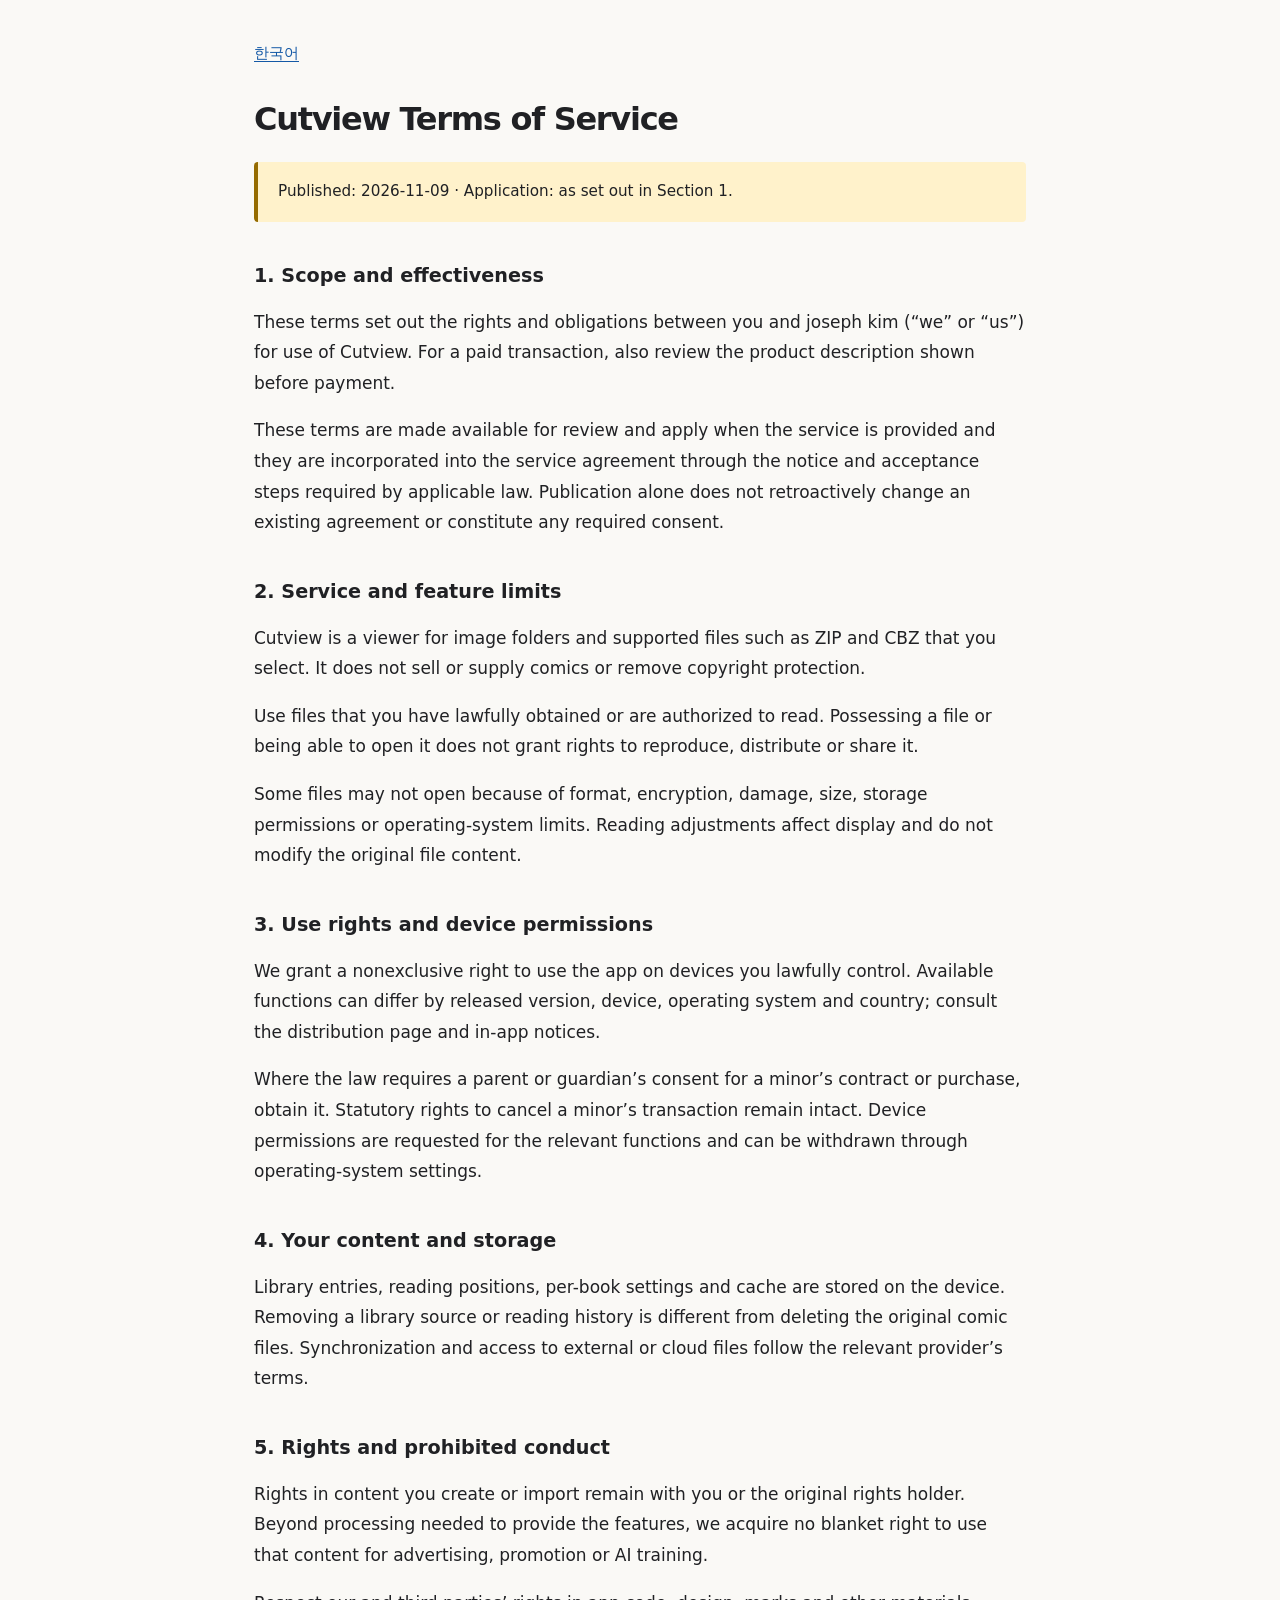
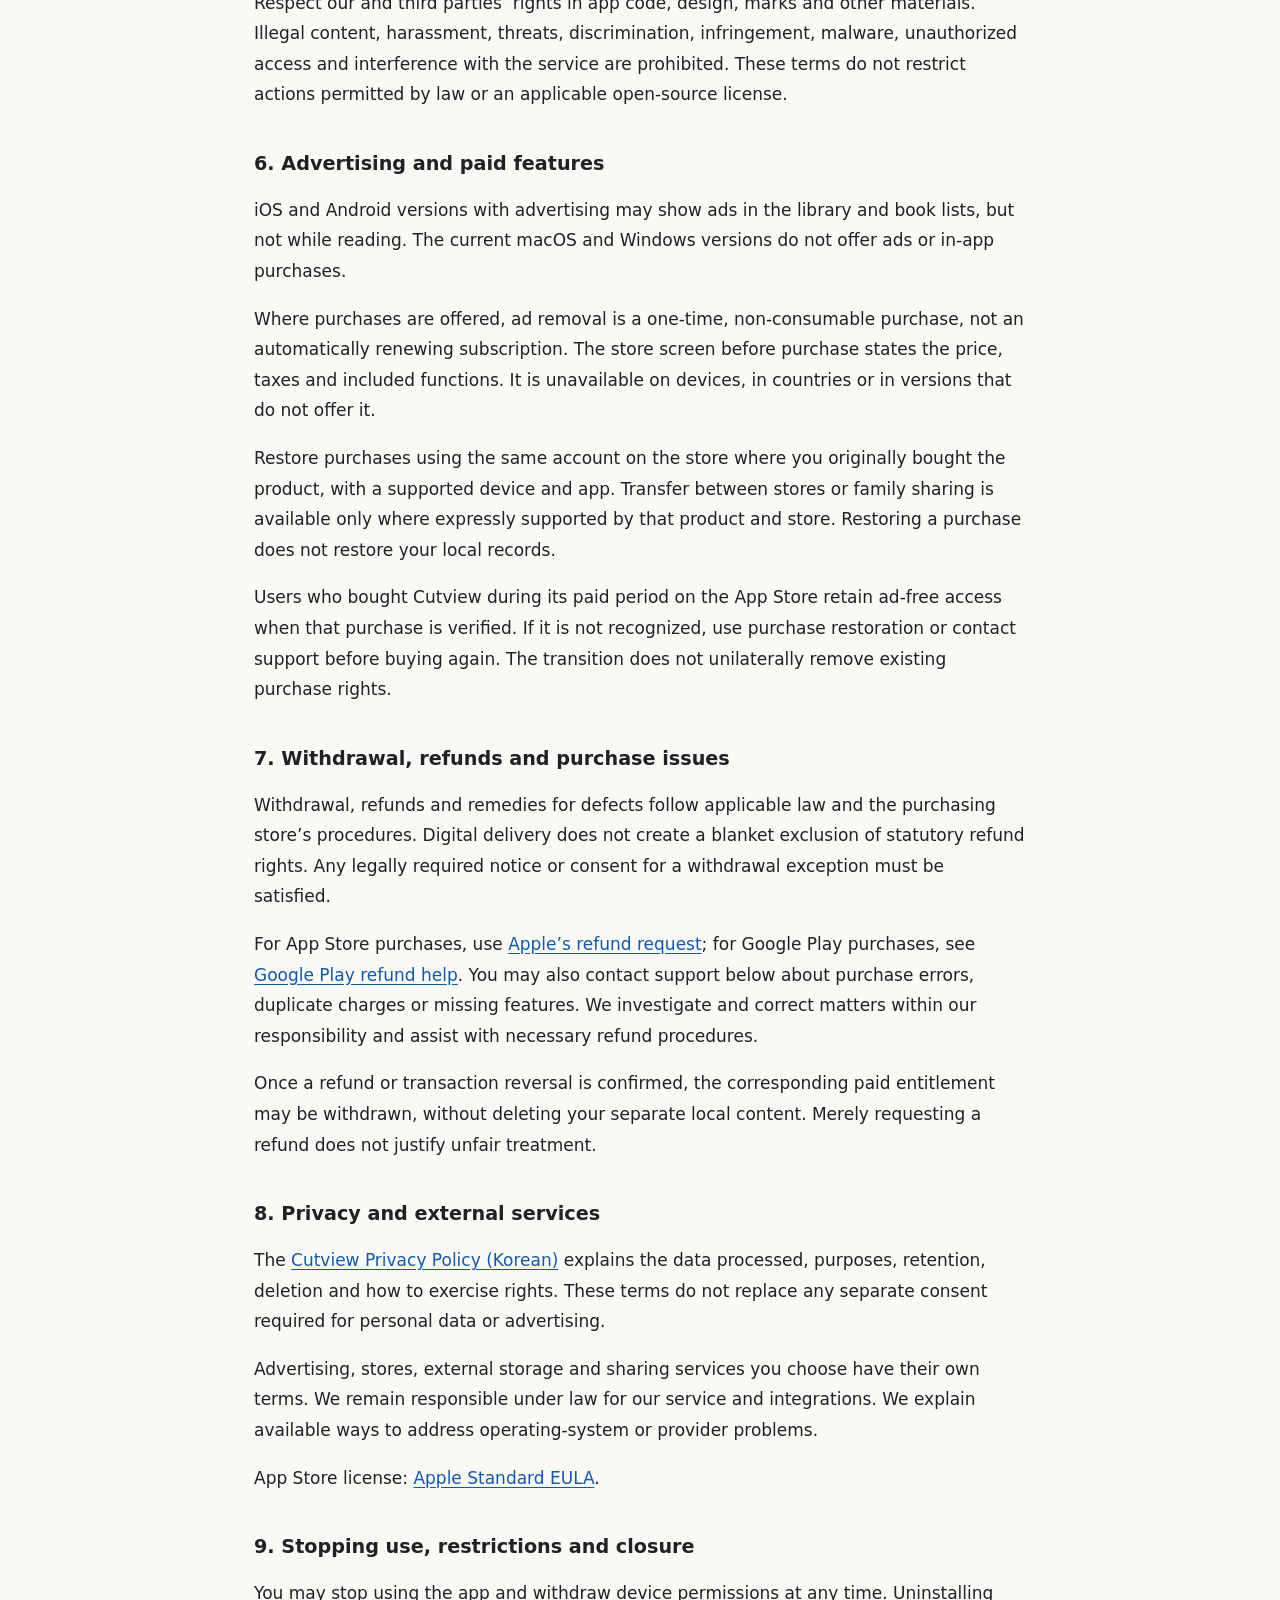
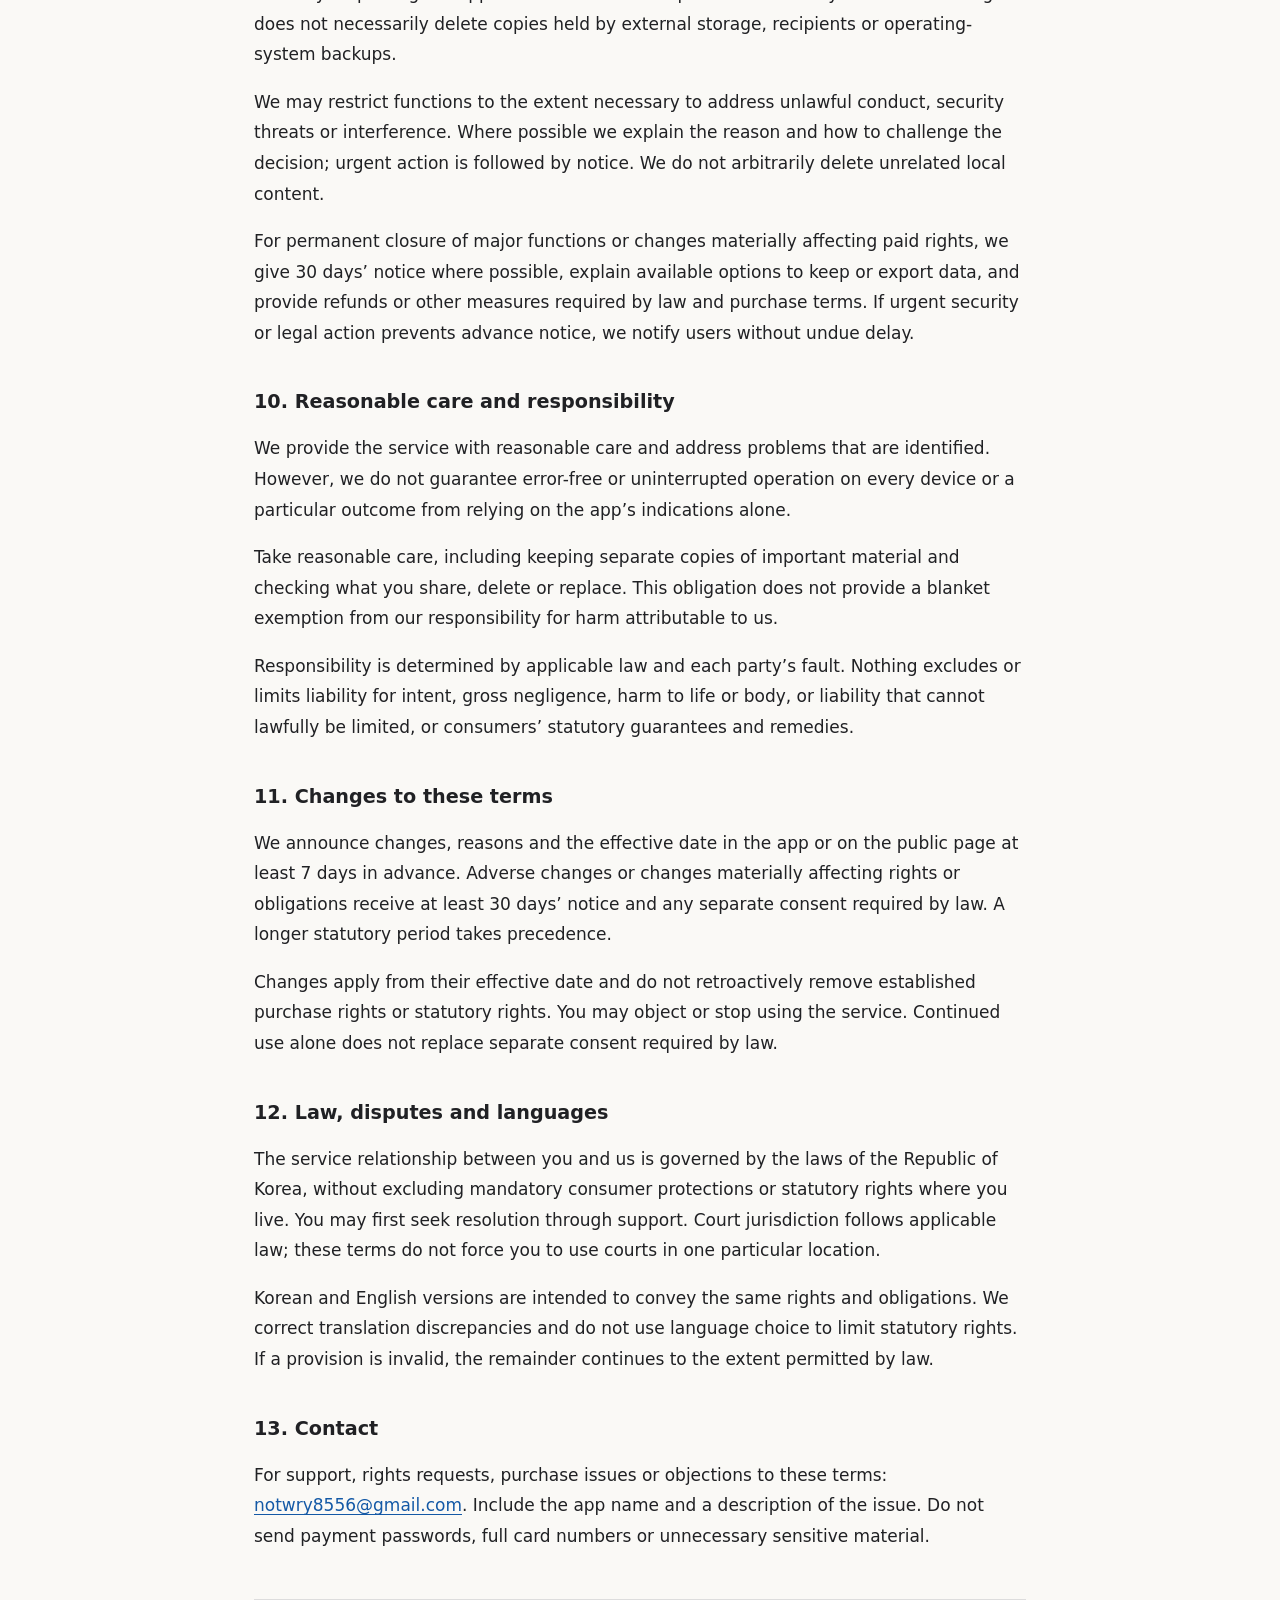
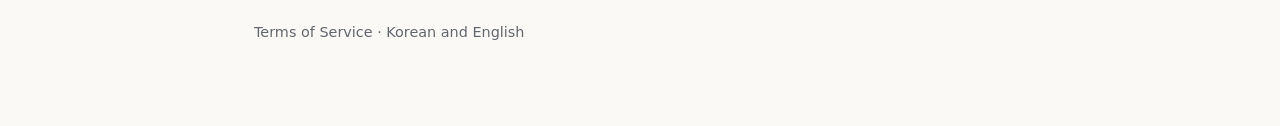
<file: terms/en/index.html>
<!doctype html>
<!-- Generated from 만화책뷰어/store/terms.en.md by .app-lifecycle/bin/render-service-terms -->
<html lang="en"><head><meta charset="utf-8"><meta name="viewport" content="width=device-width, initial-scale=1"><link rel="canonical" href="https://kimjo5eph.github.io/cutview-support/terms/en/"><title>Cutview Terms of Service</title><style>*{box-sizing:border-box}html{color-scheme:light dark}body{margin:0;background:#faf9f6;color:#202124;font:17px/1.8 system-ui,-apple-system,BlinkMacSystemFont,"Segoe UI",sans-serif}main{max-width:820px;margin:auto;padding:40px 24px 80px}h1{font-size:2rem;line-height:1.3;letter-spacing:-.04em}h2{font-size:1.2rem;margin-top:2.5rem;line-height:1.45}a{color:#1459a6;text-underline-offset:3px;overflow-wrap:anywhere}p{word-break:keep-all;overflow-wrap:anywhere}nav{font-size:.95rem;margin-bottom:32px}aside{padding:16px 20px;background:#fff2cb;border-left:4px solid #956b00;border-radius:4px;font-size:.95rem}.meta{color:#62666d;font-size:.9rem}footer{margin-top:48px;border-top:1px solid #ddd;padding-top:20px}@media(prefers-color-scheme:dark){body{background:#17191c;color:#e8eaed}a{color:#9cc8ff}.meta{color:#aab0b8}aside{background:#342d18;color:#f8e5b4}footer{border-color:#45484d}}@media(max-width:480px){main{padding:24px 18px 56px}h1{font-size:1.75rem}}@media print{body{background:white;color:black}nav{display:none}main{max-width:none;padding:0}h2{break-after:avoid}a{color:inherit}aside{border:1px solid #888;background:none}}</style></head>
<body><main><nav aria-label="Language"><a href="../index.html" lang="ko" hreflang="ko">한국어</a></nav>
<h1>Cutview Terms of Service</h1>
<aside>Published: 2026-11-09 · Application: as set out in Section 1.</aside>
<h2>1. Scope and effectiveness</h2>
<p>These terms set out the rights and obligations between you and joseph kim (“we” or “us”) for use of Cutview. For a paid transaction, also review the product description shown before payment.</p>
<p>These terms are made available for review and apply when the service is provided and they are incorporated into the service agreement through the notice and acceptance steps required by applicable law. Publication alone does not retroactively change an existing agreement or constitute any required consent.</p>
<h2>2. Service and feature limits</h2>
<p>Cutview is a viewer for image folders and supported files such as ZIP and CBZ that you select. It does not sell or supply comics or remove copyright protection.</p>
<p>Use files that you have lawfully obtained or are authorized to read. Possessing a file or being able to open it does not grant rights to reproduce, distribute or share it.</p>
<p>Some files may not open because of format, encryption, damage, size, storage permissions or operating-system limits. Reading adjustments affect display and do not modify the original file content.</p>
<h2>3. Use rights and device permissions</h2>
<p>We grant a nonexclusive right to use the app on devices you lawfully control. Available functions can differ by released version, device, operating system and country; consult the distribution page and in-app notices.</p>
<p>Where the law requires a parent or guardian’s consent for a minor’s contract or purchase, obtain it. Statutory rights to cancel a minor’s transaction remain intact. Device permissions are requested for the relevant functions and can be withdrawn through operating-system settings.</p>
<h2>4. Your content and storage</h2>
<p>Library entries, reading positions, per-book settings and cache are stored on the device. Removing a library source or reading history is different from deleting the original comic files. Synchronization and access to external or cloud files follow the relevant provider’s terms.</p>
<h2>5. Rights and prohibited conduct</h2>
<p>Rights in content you create or import remain with you or the original rights holder. Beyond processing needed to provide the features, we acquire no blanket right to use that content for advertising, promotion or AI training.</p>
<p>Respect our and third parties’ rights in app code, design, marks and other materials. Illegal content, harassment, threats, discrimination, infringement, malware, unauthorized access and interference with the service are prohibited. These terms do not restrict actions permitted by law or an applicable open-source license.</p>
<h2>6. Advertising and paid features</h2>
<p>iOS and Android versions with advertising may show ads in the library and book lists, but not while reading. The current macOS and Windows versions do not offer ads or in-app purchases.</p>
<p>Where purchases are offered, ad removal is a one-time, non-consumable purchase, not an automatically renewing subscription. The store screen before purchase states the price, taxes and included functions. It is unavailable on devices, in countries or in versions that do not offer it.</p>
<p>Restore purchases using the same account on the store where you originally bought the product, with a supported device and app. Transfer between stores or family sharing is available only where expressly supported by that product and store. Restoring a purchase does not restore your local records.</p>
<p>Users who bought Cutview during its paid period on the App Store retain ad-free access when that purchase is verified. If it is not recognized, use purchase restoration or contact support before buying again. The transition does not unilaterally remove existing purchase rights.</p>
<h2>7. Withdrawal, refunds and purchase issues</h2>
<p>Withdrawal, refunds and remedies for defects follow applicable law and the purchasing store’s procedures. Digital delivery does not create a blanket exclusion of statutory refund rights. Any legally required notice or consent for a withdrawal exception must be satisfied.</p>
<p>For App Store purchases, use <a href="https://reportaproblem.apple.com/">Apple’s refund request</a>; for Google Play purchases, see <a href="https://support.google.com/googleplay/answer/2479637?hl=en">Google Play refund help</a>. You may also contact support below about purchase errors, duplicate charges or missing features. We investigate and correct matters within our responsibility and assist with necessary refund procedures.</p>
<p>Once a refund or transaction reversal is confirmed, the corresponding paid entitlement may be withdrawn, without deleting your separate local content. Merely requesting a refund does not justify unfair treatment.</p>
<h2>8. Privacy and external services</h2>
<p>The <a href="https://kimjo5eph.github.io/cutview-support/privacy/">Cutview Privacy Policy (Korean)</a> explains the data processed, purposes, retention, deletion and how to exercise rights. These terms do not replace any separate consent required for personal data or advertising.</p>
<p>Advertising, stores, external storage and sharing services you choose have their own terms. We remain responsible under law for our service and integrations. We explain available ways to address operating-system or provider problems.</p>
<p>App Store license: <a href="https://www.apple.com/legal/internet-services/itunes/dev/stdeula/">Apple Standard EULA</a>.</p>
<h2>9. Stopping use, restrictions and closure</h2>
<p>You may stop using the app and withdraw device permissions at any time. Uninstalling does not necessarily delete copies held by external storage, recipients or operating-system backups.</p>
<p>We may restrict functions to the extent necessary to address unlawful conduct, security threats or interference. Where possible we explain the reason and how to challenge the decision; urgent action is followed by notice. We do not arbitrarily delete unrelated local content.</p>
<p>For permanent closure of major functions or changes materially affecting paid rights, we give 30 days’ notice where possible, explain available options to keep or export data, and provide refunds or other measures required by law and purchase terms. If urgent security or legal action prevents advance notice, we notify users without undue delay.</p>
<h2>10. Reasonable care and responsibility</h2>
<p>We provide the service with reasonable care and address problems that are identified. However, we do not guarantee error-free or uninterrupted operation on every device or a particular outcome from relying on the app’s indications alone.</p>
<p>Take reasonable care, including keeping separate copies of important material and checking what you share, delete or replace. This obligation does not provide a blanket exemption from our responsibility for harm attributable to us.</p>
<p>Responsibility is determined by applicable law and each party’s fault. Nothing excludes or limits liability for intent, gross negligence, harm to life or body, or liability that cannot lawfully be limited, or consumers’ statutory guarantees and remedies.</p>
<h2>11. Changes to these terms</h2>
<p>We announce changes, reasons and the effective date in the app or on the public page at least 7 days in advance. Adverse changes or changes materially affecting rights or obligations receive at least 30 days’ notice and any separate consent required by law. A longer statutory period takes precedence.</p>
<p>Changes apply from their effective date and do not retroactively remove established purchase rights or statutory rights. You may object or stop using the service. Continued use alone does not replace separate consent required by law.</p>
<h2>12. Law, disputes and languages</h2>
<p>The service relationship between you and us is governed by the laws of the Republic of Korea, without excluding mandatory consumer protections or statutory rights where you live. You may first seek resolution through support. Court jurisdiction follows applicable law; these terms do not force you to use courts in one particular location.</p>
<p>Korean and English versions are intended to convey the same rights and obligations. We correct translation discrepancies and do not use language choice to limit statutory rights. If a provision is invalid, the remainder continues to the extent permitted by law.</p>
<h2>13. Contact</h2>
<p>For support, rights requests, purchase issues or objections to these terms: <a href="mailto:notwry8556@gmail.com">notwry8556@gmail.com</a>. Include the app name and a description of the issue. Do not send payment passwords, full card numbers or unnecessary sensitive material.</p>
<footer class="meta">Terms of Service · Korean and English</footer></main></body></html>
</file>
<file: style.css>
:root{color-scheme:light;--ink:#161922;--muted:#5d6571;--paper:#f5f5f0;--line:#d9dcd6;--accent:#08718b}*{box-sizing:border-box}body{margin:0;background:var(--paper);color:var(--ink);font:17px/1.8 system-ui,-apple-system,BlinkMacSystemFont,"Apple SD Gothic Neo","Noto Sans KR",sans-serif}a{color:var(--accent);text-underline-offset:4px}a:focus-visible,summary:focus-visible{outline:3px solid var(--accent);outline-offset:5px}header,main,footer{max-width:1000px;margin:auto;padding:28px 30px}header{display:flex;justify-content:space-between;align-items:center;border-bottom:1px solid var(--line);gap:24px}header>a{text-decoration:none;color:var(--ink);font-weight:800;font-size:23px;letter-spacing:-1px}nav{display:flex;flex-wrap:wrap;gap:22px;font-size:15px}nav a[aria-current=page]{font-weight:750;color:var(--ink)}main{padding-top:56px;padding-bottom:72px}h1{font-size:clamp(30px,5vw,52px);line-height:1.25;letter-spacing:-1.6px;margin:12px 0 24px}h2{font-size:23px;line-height:1.5;margin:38px 0 12px;letter-spacing:-.5px}p{margin:12px 0}li{margin:8px 0}.eyebrow{font-size:13px;font-weight:750;letter-spacing:2px;text-transform:uppercase;color:var(--accent)}.lead{font-size:20px;color:var(--muted);max-width:620px}.hero{display:grid;grid-template-columns:1.5fr 1fr;align-items:center;gap:44px}.logo{width:100%;max-width:320px;height:auto;justify-self:end}.actions{display:flex;flex-wrap:wrap;gap:18px;align-items:center;margin-top:28px}.button{display:inline-block;background:var(--ink);color:white;border:2px solid var(--ink);border-radius:10px;padding:10px 18px;text-decoration:none;font-weight:650}.cards{display:grid;grid-template-columns:repeat(3,1fr);gap:18px;margin-top:46px}.card{background:#fff;border:1px solid var(--line);border-radius:14px;padding:24px}.card h2{margin:0 0 10px;font-size:20px}.card p{font-size:16px;color:var(--muted);margin:0}.prose{max-width:780px}.notice{border-left:4px solid #00b4d8;background:#fff;padding:16px 20px;margin:24px 0}.email{font-size:clamp(17px,3vw,23px);overflow-wrap:anywhere}.date,.muted{color:var(--muted);font-size:15px}details{border-top:1px solid var(--line);padding:18px 0}details:last-child{border-bottom:1px solid var(--line)}summary{cursor:pointer;font-weight:650}details p{color:var(--muted)}footer{border-top:1px solid var(--line);color:var(--muted);font-size:14px;display:flex;justify-content:space-between;gap:20px;flex-wrap:wrap}footer p{margin:0}.lang{margin-top:48px;padding-top:24px;border-top:1px solid var(--line)}@media(max-width:640px){header,main,footer{padding-left:22px;padding-right:22px}header{align-items:flex-start;gap:16px}nav{gap:8px 16px;font-size:14px}.hero{grid-template-columns:1fr;gap:28px}.logo{max-width:220px;justify-self:start;grid-row:1}.cards{grid-template-columns:1fr;gap:14px;margin-top:32px}main{padding-top:36px}h1{letter-spacing:-1px}.lead{font-size:18px}}
</file>
